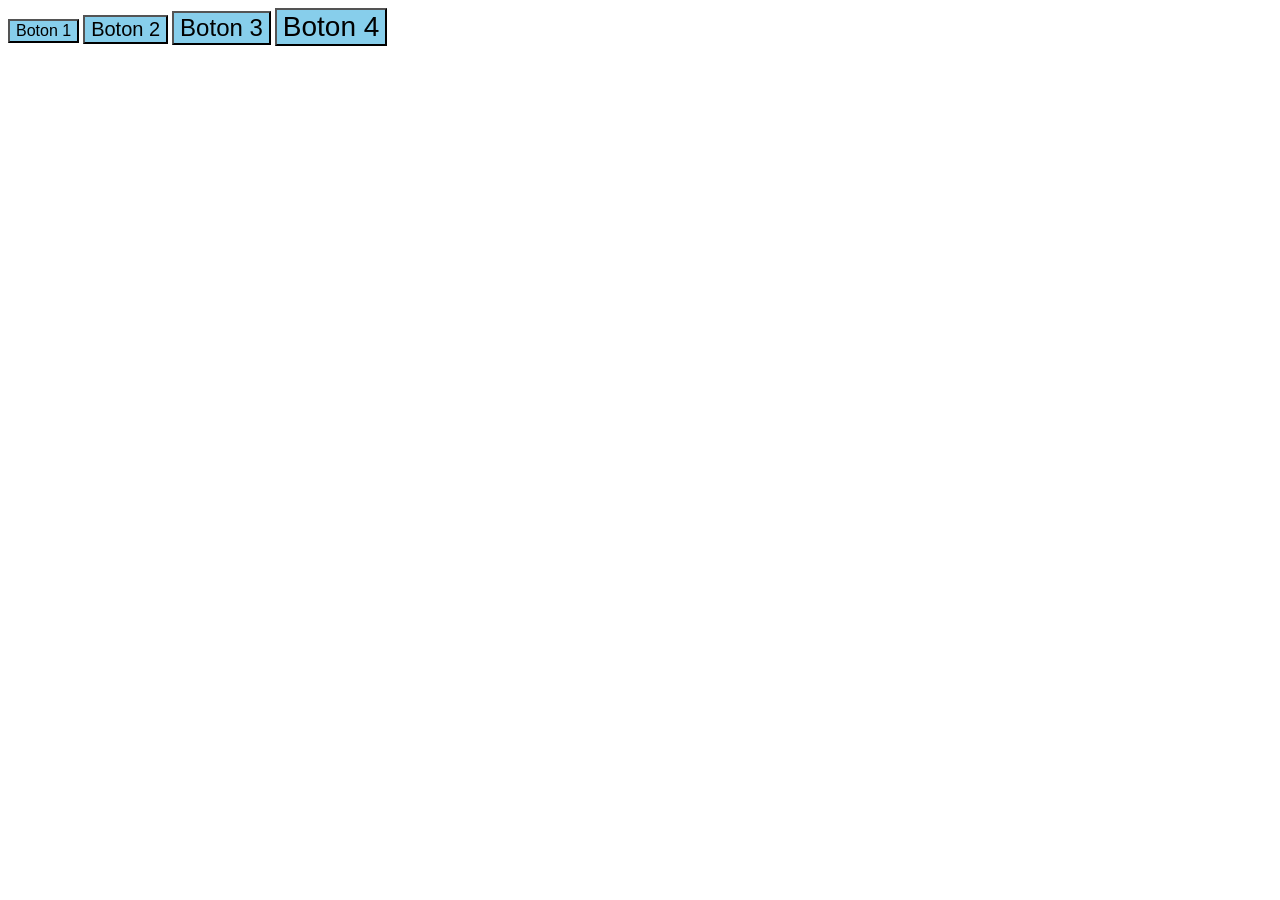
<file: index.html>
<!DOCTYPE html>
<html lang="es">
<head>
    <meta charset="UTF-8">
    <meta name="viewport" content="width=device-width, initial-scale=1.0">
    <title>Document</title>
    <link rel="stylesheet" href="style.css">
</head>
<body>
    <button class="btn-1">Boton 1</button>
    <button class="btn-2">Boton 2</button>
    <button class="btn-3">Boton 3</button>
    <button class="btn-4">Boton 4</button>
    <div class="container">
        
    </div>
</body>
</html>
</file>
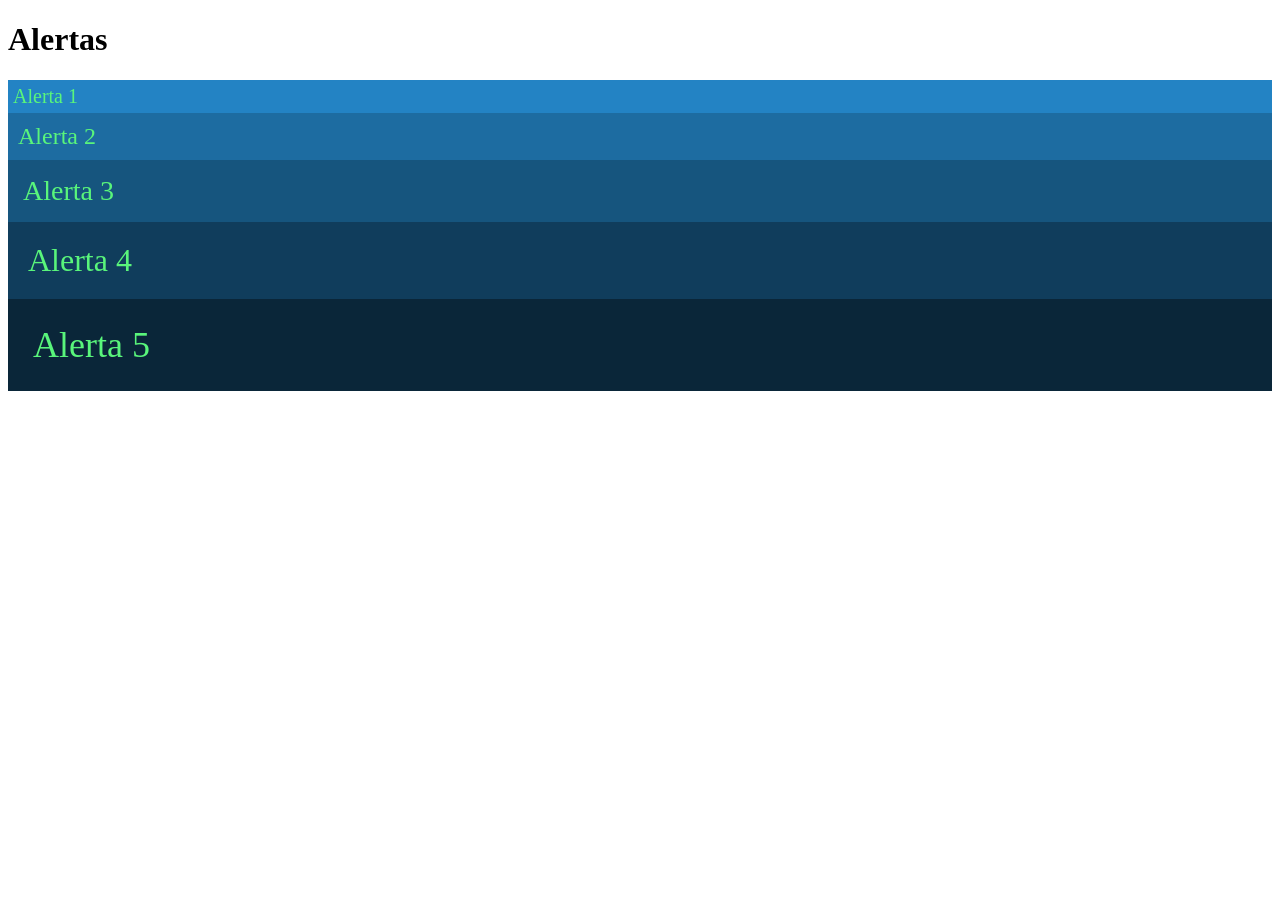
<file: Semana 06/index.html>
<!DOCTYPE html>
<html lang="en">
<head>
    <meta charset="UTF-8">
    <meta name="viewport" content="width=device-width, initial-scale=1.0">
    <title>Document</title>
    <link rel=stylesheet href="CSS/style.css">
</head>
<body>


    <!-- Una marca requiere que su sitio web genere automáticamente 5
niveles de alertas (de menor a mayor intensidad). Cada nivel debe
aumentar su tamaño de fuente y oscurecer su color de fondo de
forma automática, sin escribir clases manuales para cada uno. -->

    <h1 >Alertas</h1>
    <div class="container"> 
        
        <div class="alerta-1">Alerta 1</div>
        <div class="alerta-2">Alerta 2</div>
        <div class="alerta-3">Alerta 3</div>
        <div class="alerta-4">Alerta 4</div>
        <div class="alerta-5">Alerta 5</div>
        
    </div>





    
</body>
</html>
</file>
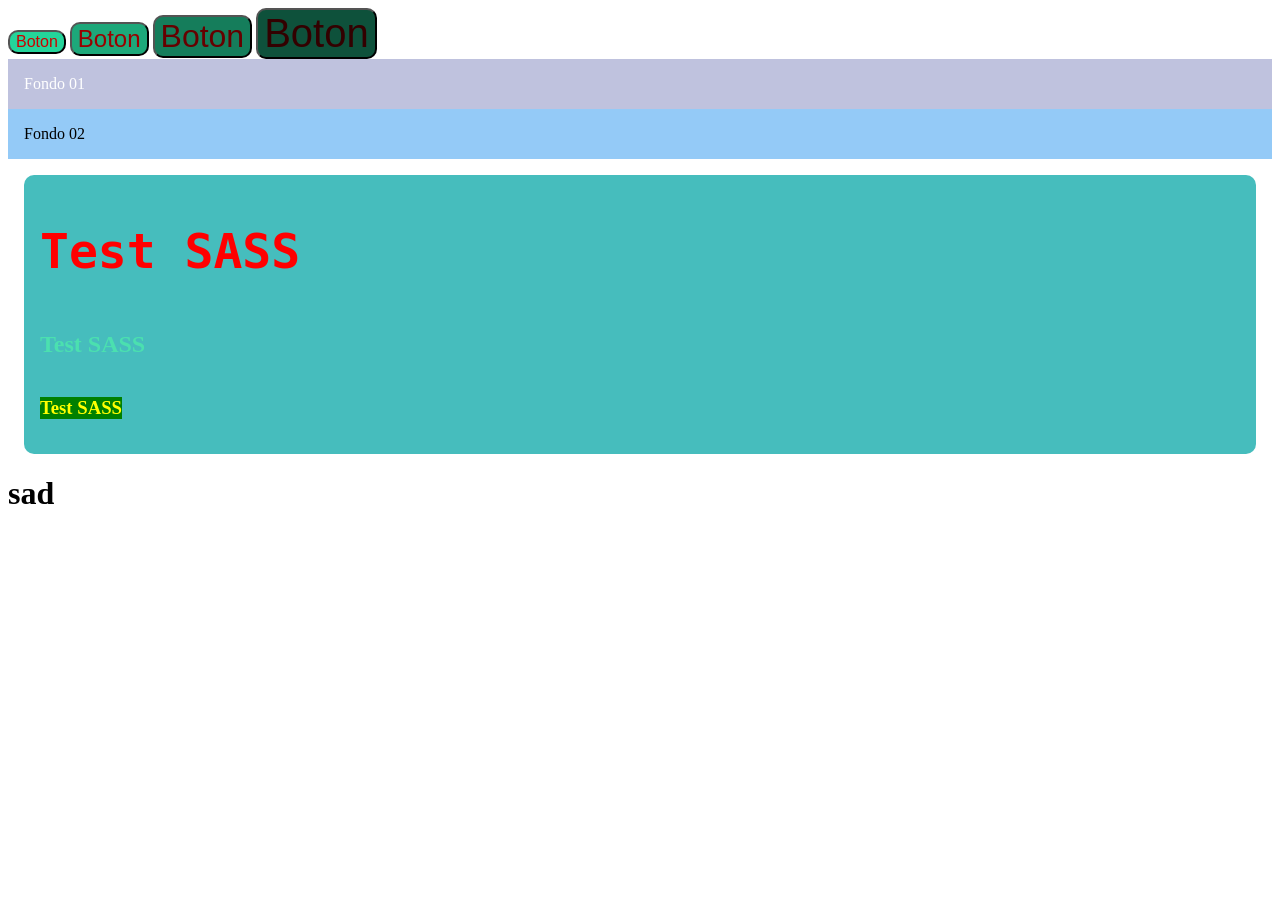
<file: Semana 07/index.html>
<!DOCTYPE html>
<html lang="en">

<head>
    <meta charset="UTF-8">
    <meta name="viewport" content="width=device-width, initial-scale=1.0">
    <title>Document</title>
    <link rel="stylesheet" href="CSS/estilos.css">
</head>

<body>

    <!-- Crear un sistema en Sass que genere automáticamente 4 tipos
de botones con diferentes intensidades de color y tamaños de
fuente, utilizando un bucle @for y una función personalizada
para el cálculo de contraste. -->
    <div class="cont">
        <button>Boton</button>
        <button>Boton</button>
        <button>Boton</button>
        <button>Boton</button>
    </div>



    <div class="color-decide">
        <div>Fondo 01</div>
        <div>Fondo 02</div>
    </div>


    <div class="container">
        <h1>Test SASS</h1>
        <h2>Test SASS</h2>
        <h3>Test SASS</h3>
    </div>

    <h1>sad</h1>




</body>

</html>
</file>
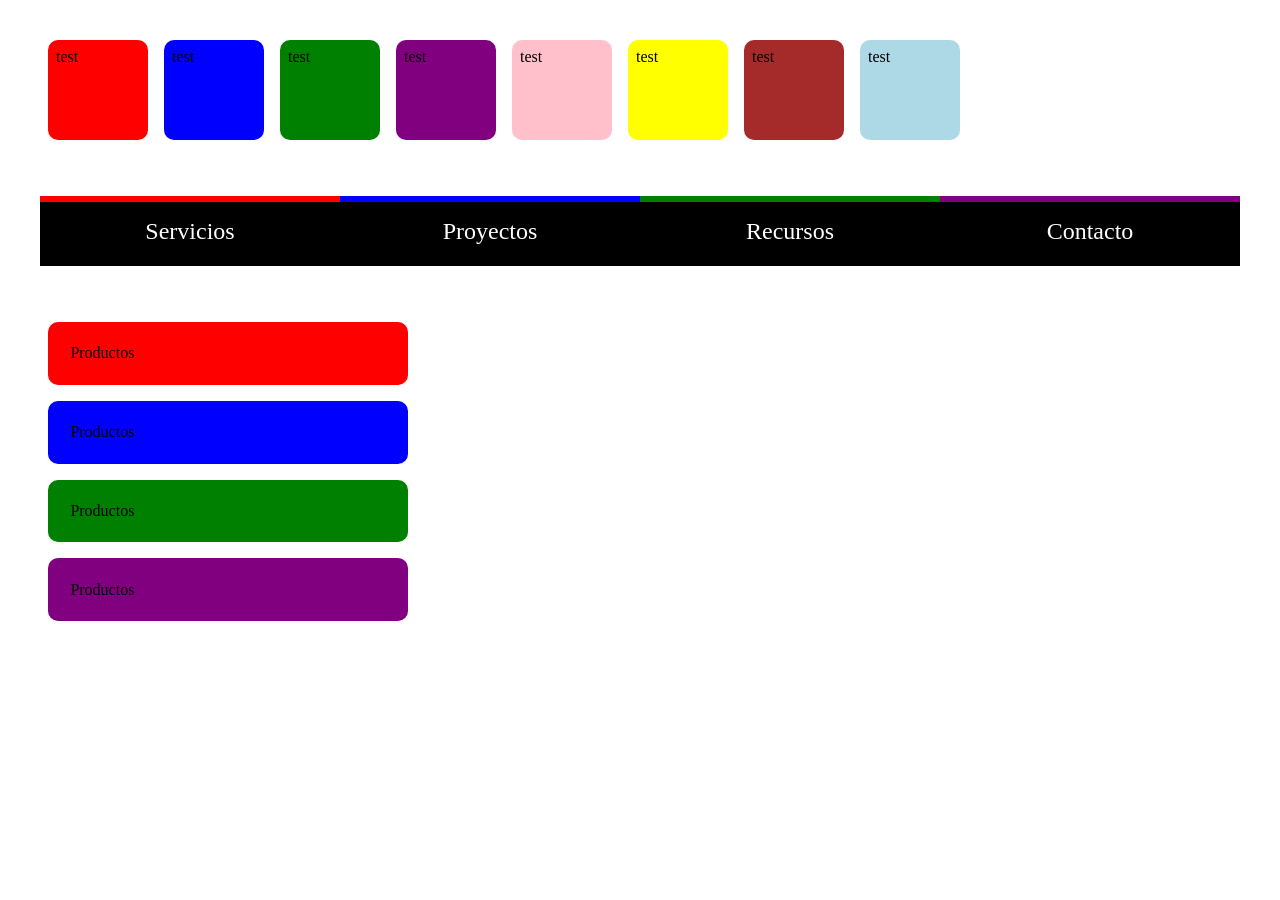
<file: Semana 08/index.html>
<!DOCTYPE html>
<html lang="en">

<head>
    <meta charset="UTF-8">
    <meta name="viewport" content="width=device-width, initial-scale=1.0">
    <title>Document</title>
    <link rel="stylesheet" href="CSS/styles.css">
</head>

<body>
    <div class="container">

        <div class="t"> test</div>
        <div class="t"> test</div>
        <div class="t"> test</div>
        <div class="t"> test</div>
        <div class="t"> test</div>
        <div class="t"> test</div>
        <div class="t"> test</div>
        <div class="t"> test</div>

    </div>

    <div class="container2">

        <navbar>Servicios</navbar>
        <navbar>Proyectos</navbar>
        <navbar>Recursos</navbar>
        <navbar>Contacto</navbar>
    </div>

    <aside class="container3">
        <div>Productos</div>
        <div>Productos</div>
        <div>Productos</div>
        <div>Productos</div>

    </aside>


</body>

</html>
</file>
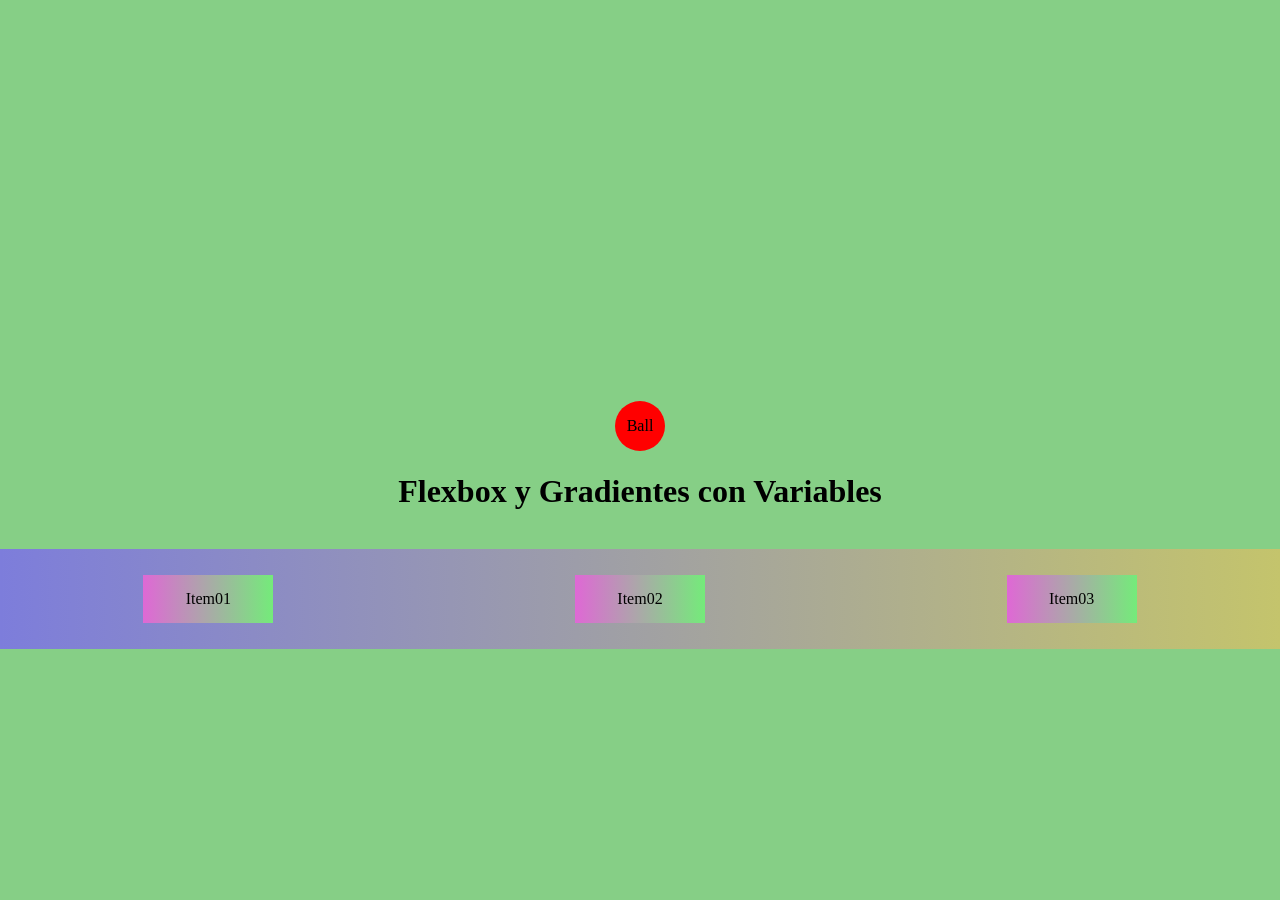
<file: Semana 11/index.html>
<!DOCTYPE html>
<html lang="en">
<head>
    <meta charset="UTF-8">
    <meta name="viewport" content="width=device-width, initial-scale=1.0">
    <title>Document</title>
    <link rel="stylesheet" href="CSS/styles.css">
</head>
<body>

    <section>
        <div class="ball">Ball</div>
    </section>

    <h1>Flexbox y Gradientes con Variables</h1>

    <br>

    <div class="contenedor">
        <card class="item">Item01</card>
        <card class="item">Item02</card>
        <card class="item">Item03</card>
    </div >

    <!-- <div class="bg-"></div> -->
</body>
</html>
</file>
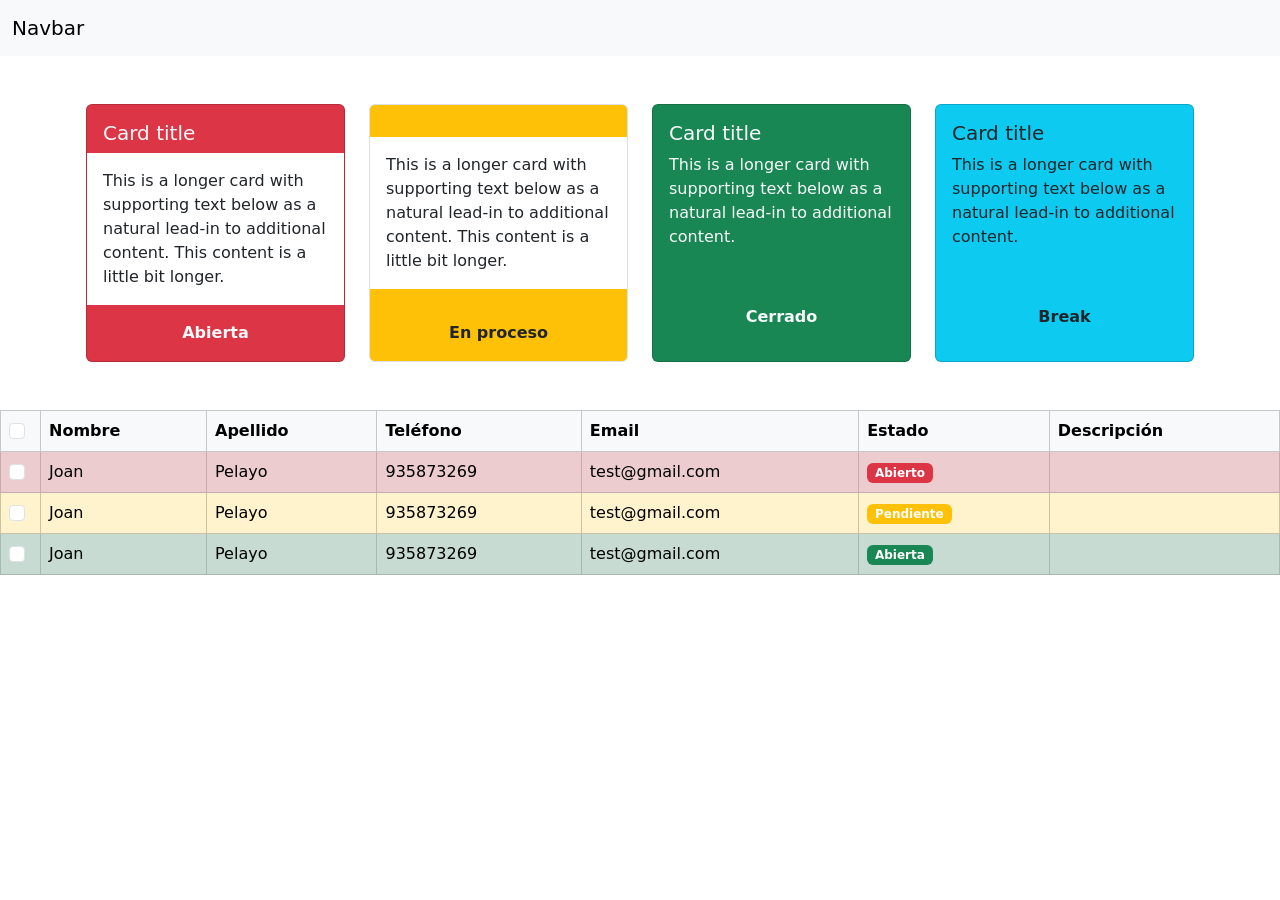
<file: Semana 14/index.html>
<!DOCTYPE html>
<html lang="en">

<head>
    <meta charset="UTF-8">
    <meta name="viewport" content="width=device-width, initial-scale=1.0">
    <title>Document</title>
    <link href="https://cdn.jsdelivr.net/npm/bootstrap@5.3.8/dist/css/bootstrap.min.css" rel="stylesheet"
        integrity="sha384-sRIl4kxILFvY47J16cr9ZwB07vP4J8+LH7qKQnuqkuIAvNWLzeN8tE5YBujZqJLB" crossorigin="anonymous">
</head>

<body>



    <nav class="navbar bg-body-tertiary">
        <div class="container-fluid">
            <a class="navbar-brand">Navbar</a>
        </div>
    </nav>


    <div class="container py-5 px-3">
        <div class="row justify-content-center g-4">
            <div class="col-12 col-sm-6 col-md-4 col-lg-3">
                <div class="card text-light h-100 bg-danger">
                    <div class="card-body d-flex flex-column p-0">
                        <h5 class="card-title pt-3 px-3">Card title</h5>
                        <p class="card-text bg-white text-dark p-3">This is a longer card with supporting text below as a natural lead-in to
                            additional content. This content is a little bit longer.</p>
                        <p class="text-center mt-auto"><strong>Abierta</strong></p>
                    </div>
                </div>
            </div>
            <div class="col-12 col-sm-6 col-md-4 col-lg-3">
                <div class="card h-100 bg-warning border">
                    <div class="card-body d-flex flex-column p-0">
                        <h5 class="card-title pt-3 px-3"></h5>
                        <p class="card-text bg-white p-3 my-2 rounded-0">This is a longer card with supporting
                            text below as a natural lead-in to
                            additional content. This content is a little bit longer.</p>
                        <p class="text-center mt-auto"><strong>En proceso</strong></p>
                    </div>
                </div>
            </div>
            <div class="col-12 col-sm-6 col-md-4 col-lg-3">
                <div class="card h-100 bg-success text-light">
                    <div class="card-body d-flex flex-column">
                        <h5 class="card-title">Card title</h5>
                        <p class="card-text">This is a longer card with supporting text below as a natural lead-in to
                            additional content.</p>
                        <p class="text-center mt-auto"><strong>Cerrado</strong></p>
                    </div>
                </div>
            </div>
            <div class="col-12 col-sm-6 col-md-4 col-lg-3">
                <div class="card h-100 bg-info text-dark">
                    <div class="card-body d-flex flex-column">
                        <h5 class="card-title">Card title</h5>
                        <p class="card-text">This is a longer card with supporting text below as a natural lead-in to
                            additional content.</p>
                        <p class="text-center mt-auto"><strong>Break</strong></p>
                    </div>
                </div>
            </div>
        </div>
    </div>
    <div class="table-responsive-sm">
        <table class="table table-striped table-bordered align-middle">
            <thead class="table-light ">
                <tr>
                    <th style="width: 40px;">
                        <input class="form-check-input" type="checkbox" id="checkAll">
                    </th>
                    <th>Nombre</th>
                    <th>Apellido</th>
                    <th>Teléfono</th>
                    <th>Email</th>
                    <th>Estado</th>
                    <th>Descripción</th>
                </tr>

            </thead>
            <tbody>
                <tr class="table-danger">
                    <td>
                        <input class="form-check-input" type="checkbox" value="">
                    </td>
                    <td>Joan</td>
                    <td>Pelayo</td>
                    <td>935873269</td>
                    <td>test@gmail.com</td>
                    <td>
                        <span class="badge bg-danger">Abierto</span>
                    </td>
                    <td></td>
                </tr>
                <tr class="table-warning">
                    <td>
                        <input class="form-check-input" type="checkbox" value="">
                    </td>
                    <td>Joan</td>
                    <td>Pelayo</td>
                    <td>935873269</td>
                    <td>test@gmail.com</td>
                    <td>
                        <span class="badge bg-warning">Pendiente</span>
                    </td>
                    <td></td>
                </tr>
                <tr class="table-success">
                    <td>
                        <input class="form-check-input" type="checkbox" value="">
                    </td>
                    <td>Joan</td>
                    <td>Pelayo</td>
                    <td>935873269</td>
                    <td>test@gmail.com</td>
                    <td>
                        <span class="badge bg-success">Abierta</span>
                    </td>
                    <td></td>

                </tr>
            </tbody>
        </table>

    </div>





    <script src="https://cdn.jsdelivr.net/npm/bootstrap@5.3.8/dist/js/bootstrap.bundle.min.js"
        integrity="sha384-FKyoEForCGlyvwx9Hj09JcYn3nv7wiPVlz7YYwJrWVcXK/BmnVDxM+D2scQbITxI"
        crossorigin="anonymous"></script>
</body>

</html>
</file>
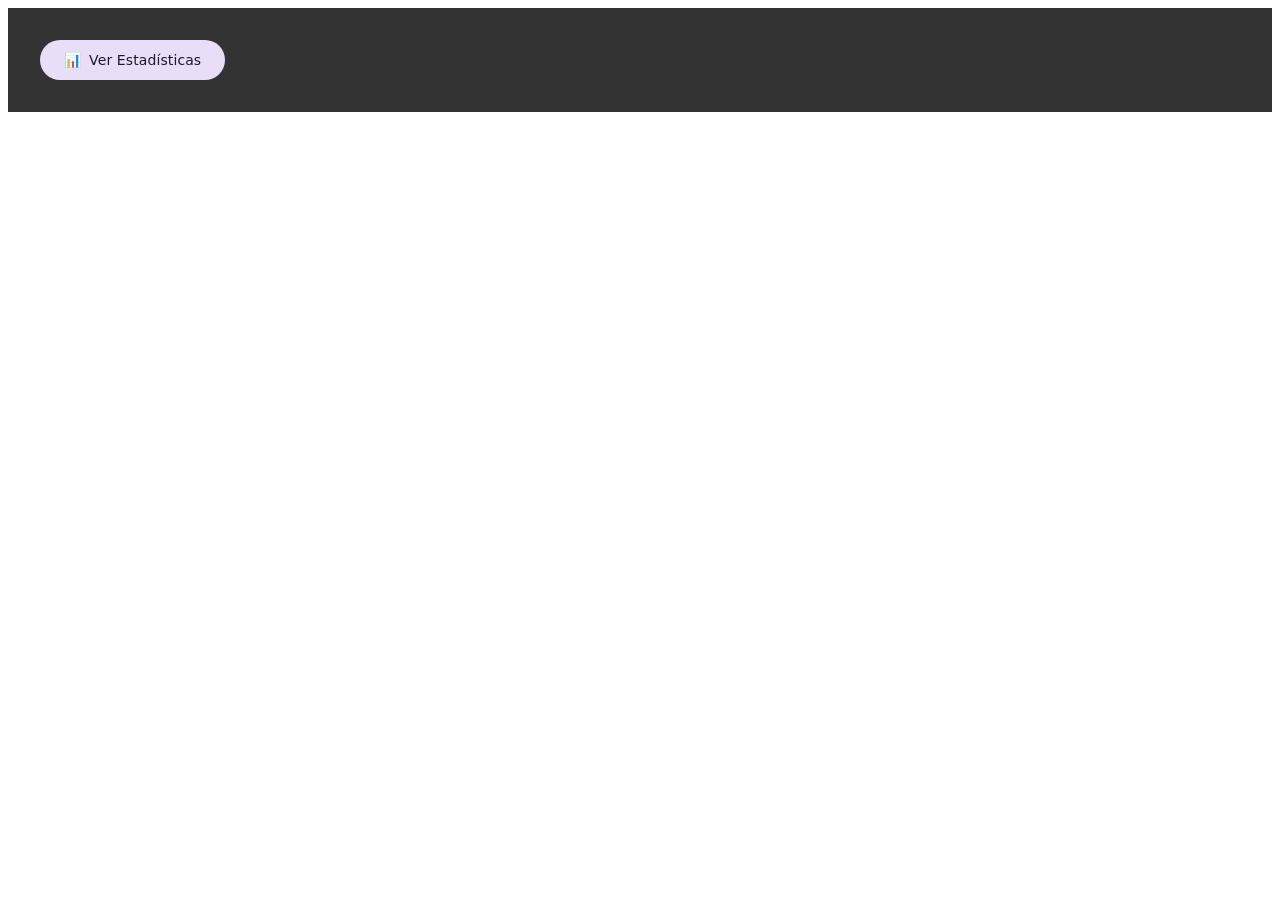
<file: Semana16/index.html>
<!DOCTYPE html>
<html lang="en">

<head>
    <meta charset="UTF-8">
    <meta name="viewport" content="width=device-width, initial-scale=1.0">
    <title>Document</title>
    <link rel="stylesheet" href="CSS/style.css">
</head>

<body>

    <!-- <div class="service-card">
        <h3>Diseño Web</h3>
        <p>Interfaces accesibles y altamente interactivas construidas con las mejores prácticas modernas.</p>
    </div>

    <div class="alert-banner" role="alert" aria-live="assertive" aria-atomic="true">
        <span class="alert-icon" aria-hidden="true">⚠️</span>
        <div class="alert-content">
            <p><strong>Error de sistema:</strong> No se pudo cargar el módulo de servicios. Revisa tu conexión.</p>
        </div>
        <button class="alert-close-btn" aria-label="Cerrar alerta">
            <span aria-hidden="true">&times;</span>
        </button>
    </div> -->











    <div class="cont">
        <button class="btn-tonal">
            <span aria-hidden="true">📊</span>
            <span>Ver Estadísticas</span>
        </button>
    </div>




</body>

</html>
</file>
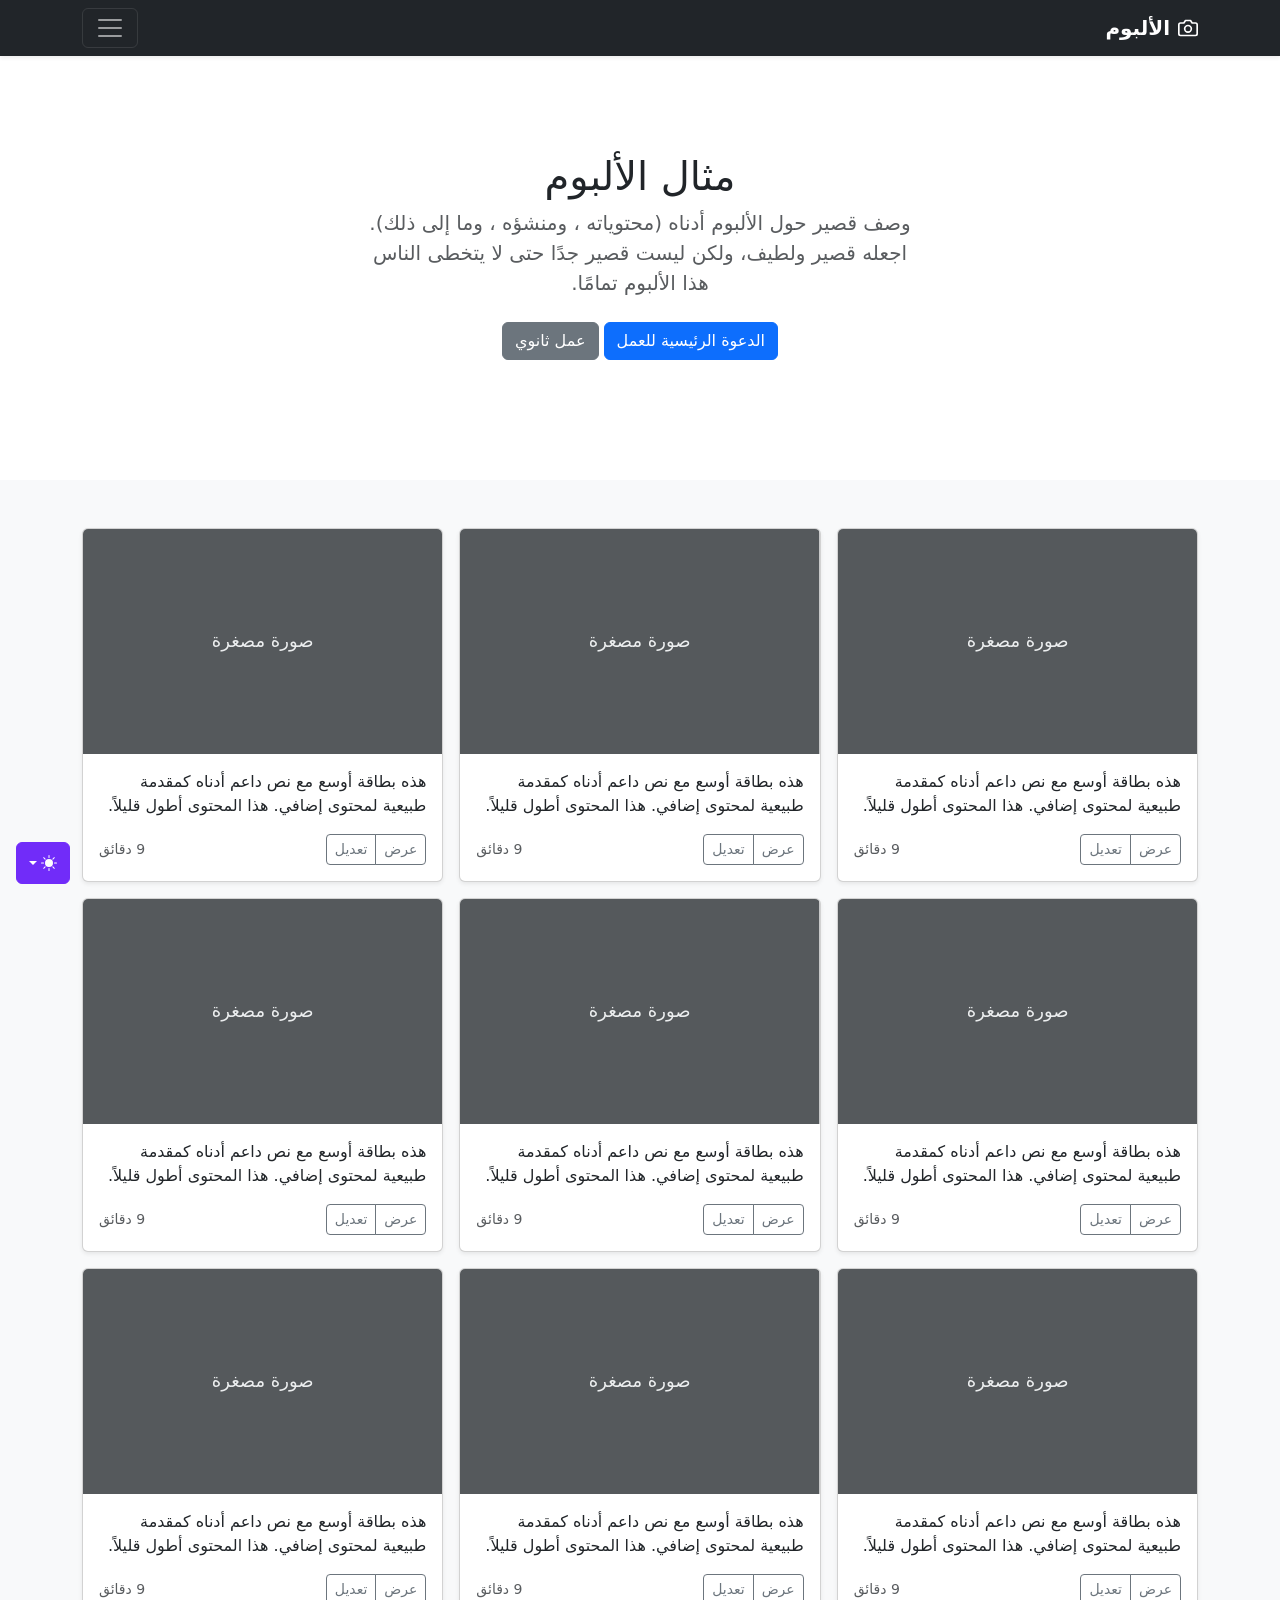
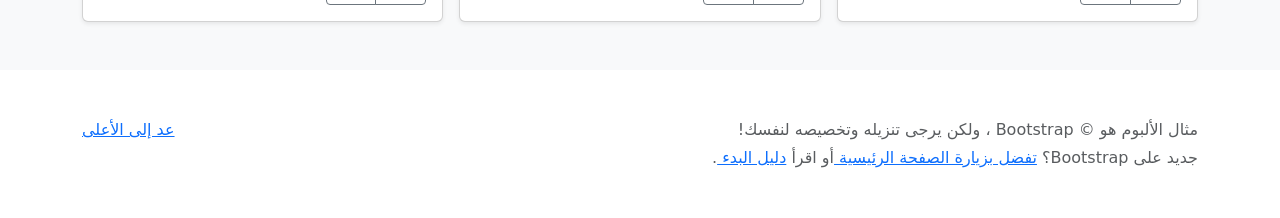
<file: Semana 15/Examples bootstrap/bootstrap-5.3.8-examples/album-rtl/index.html>
<!doctype html>
<html lang="ar" dir="rtl" data-bs-theme="auto">
  <head>
    <meta charset="utf-8" />
    <meta name="viewport" content="width=device-width, initial-scale=1" />
    <meta name="description" content="" />
    <meta
      name="author"
      content="Mark Otto, Jacob Thornton, and Bootstrap contributors"
    />
    <meta name="generator" content="Astro v5.13.2" />
    <title>مثال الألبوم · Bootstrap v5.3</title>
    <link
      rel="canonical"
      href="https://getbootstrap.com/docs/5.3/examples/album-rtl/"
    />
    <script src="../assets/js/color-modes.js"></script>
    <link href="../assets/dist/css/bootstrap.rtl.min.css" rel="stylesheet" />
    <meta name="theme-color" content="#712cf9" />
    <style>
      .bd-placeholder-img {
        font-size: 1.125rem;
        text-anchor: middle;
        -webkit-user-select: none;
        -moz-user-select: none;
        user-select: none;
      }
      @media (min-width: 768px) {
        .bd-placeholder-img-lg {
          font-size: 3.5rem;
        }
      }
      .b-example-divider {
        width: 100%;
        height: 3rem;
        background-color: #0000001a;
        border: solid rgba(0, 0, 0, 0.15);
        border-width: 1px 0;
        box-shadow:
          inset 0 0.5em 1.5em #0000001a,
          inset 0 0.125em 0.5em #00000026;
      }
      .b-example-vr {
        flex-shrink: 0;
        width: 1.5rem;
        height: 100vh;
      }
      .bi {
        vertical-align: -0.125em;
        fill: currentColor;
      }
      .nav-scroller {
        position: relative;
        z-index: 2;
        height: 2.75rem;
        overflow-y: hidden;
      }
      .nav-scroller .nav {
        display: flex;
        flex-wrap: nowrap;
        padding-bottom: 1rem;
        margin-top: -1px;
        overflow-x: auto;
        text-align: center;
        white-space: nowrap;
        -webkit-overflow-scrolling: touch;
      }
      .btn-bd-primary {
        --bd-violet-bg: #712cf9;
        --bd-violet-rgb: 112.520718, 44.062154, 249.437846;
        --bs-btn-font-weight: 600;
        --bs-btn-color: var(--bs-white);
        --bs-btn-bg: var(--bd-violet-bg);
        --bs-btn-border-color: var(--bd-violet-bg);
        --bs-btn-hover-color: var(--bs-white);
        --bs-btn-hover-bg: #6528e0;
        --bs-btn-hover-border-color: #6528e0;
        --bs-btn-focus-shadow-rgb: var(--bd-violet-rgb);
        --bs-btn-active-color: var(--bs-btn-hover-color);
        --bs-btn-active-bg: #5a23c8;
        --bs-btn-active-border-color: #5a23c8;
      }
      .bd-mode-toggle {
        z-index: 1500;
      }
      .bd-mode-toggle .bi {
        width: 1em;
        height: 1em;
      }
      .bd-mode-toggle .dropdown-menu .active .bi {
        display: block !important;
      }
    </style>
  </head>
  <body>
    <svg xmlns="http://www.w3.org/2000/svg" class="d-none">
      <symbol id="check2" viewBox="0 0 16 16">
        <path
          d="M13.854 3.646a.5.5 0 0 1 0 .708l-7 7a.5.5 0 0 1-.708 0l-3.5-3.5a.5.5 0 1 1 .708-.708L6.5 10.293l6.646-6.647a.5.5 0 0 1 .708 0z"
        ></path>
      </symbol>
      <symbol id="circle-half" viewBox="0 0 16 16">
        <path
          d="M8 15A7 7 0 1 0 8 1v14zm0 1A8 8 0 1 1 8 0a8 8 0 0 1 0 16z"
        ></path>
      </symbol>
      <symbol id="moon-stars-fill" viewBox="0 0 16 16">
        <path
          d="M6 .278a.768.768 0 0 1 .08.858 7.208 7.208 0 0 0-.878 3.46c0 4.021 3.278 7.277 7.318 7.277.527 0 1.04-.055 1.533-.16a.787.787 0 0 1 .81.316.733.733 0 0 1-.031.893A8.349 8.349 0 0 1 8.344 16C3.734 16 0 12.286 0 7.71 0 4.266 2.114 1.312 5.124.06A.752.752 0 0 1 6 .278z"
        ></path>
        <path
          d="M10.794 3.148a.217.217 0 0 1 .412 0l.387 1.162c.173.518.579.924 1.097 1.097l1.162.387a.217.217 0 0 1 0 .412l-1.162.387a1.734 1.734 0 0 0-1.097 1.097l-.387 1.162a.217.217 0 0 1-.412 0l-.387-1.162A1.734 1.734 0 0 0 9.31 6.593l-1.162-.387a.217.217 0 0 1 0-.412l1.162-.387a1.734 1.734 0 0 0 1.097-1.097l.387-1.162zM13.863.099a.145.145 0 0 1 .274 0l.258.774c.115.346.386.617.732.732l.774.258a.145.145 0 0 1 0 .274l-.774.258a1.156 1.156 0 0 0-.732.732l-.258.774a.145.145 0 0 1-.274 0l-.258-.774a1.156 1.156 0 0 0-.732-.732l-.774-.258a.145.145 0 0 1 0-.274l.774-.258c.346-.115.617-.386.732-.732L13.863.1z"
        ></path>
      </symbol>
      <symbol id="sun-fill" viewBox="0 0 16 16">
        <path
          d="M8 12a4 4 0 1 0 0-8 4 4 0 0 0 0 8zM8 0a.5.5 0 0 1 .5.5v2a.5.5 0 0 1-1 0v-2A.5.5 0 0 1 8 0zm0 13a.5.5 0 0 1 .5.5v2a.5.5 0 0 1-1 0v-2A.5.5 0 0 1 8 13zm8-5a.5.5 0 0 1-.5.5h-2a.5.5 0 0 1 0-1h2a.5.5 0 0 1 .5.5zM3 8a.5.5 0 0 1-.5.5h-2a.5.5 0 0 1 0-1h2A.5.5 0 0 1 3 8zm10.657-5.657a.5.5 0 0 1 0 .707l-1.414 1.415a.5.5 0 1 1-.707-.708l1.414-1.414a.5.5 0 0 1 .707 0zm-9.193 9.193a.5.5 0 0 1 0 .707L3.05 13.657a.5.5 0 0 1-.707-.707l1.414-1.414a.5.5 0 0 1 .707 0zm9.193 2.121a.5.5 0 0 1-.707 0l-1.414-1.414a.5.5 0 0 1 .707-.707l1.414 1.414a.5.5 0 0 1 0 .707zM4.464 4.465a.5.5 0 0 1-.707 0L2.343 3.05a.5.5 0 1 1 .707-.707l1.414 1.414a.5.5 0 0 1 0 .708z"
        ></path>
      </symbol>
    </svg>
    <div
      class="dropdown position-fixed bottom-0 end-0 mb-3 me-3 bd-mode-toggle"
    >
      <button
        class="btn btn-bd-primary py-2 dropdown-toggle d-flex align-items-center"
        id="bd-theme"
        type="button"
        aria-expanded="false"
        data-bs-toggle="dropdown"
        aria-label="Toggle theme (auto)"
      >
        <svg class="bi my-1 theme-icon-active" aria-hidden="true">
          <use href="#circle-half"></use>
        </svg>
        <span class="visually-hidden" id="bd-theme-text">Toggle theme</span>
      </button>
      <ul
        class="dropdown-menu dropdown-menu-end shadow"
        aria-labelledby="bd-theme-text"
      >
        <li>
          <button
            type="button"
            class="dropdown-item d-flex align-items-center"
            data-bs-theme-value="light"
            aria-pressed="false"
          >
            <svg class="bi me-2 opacity-50" aria-hidden="true">
              <use href="#sun-fill"></use>
            </svg>
            Light
            <svg class="bi ms-auto d-none" aria-hidden="true">
              <use href="#check2"></use>
            </svg>
          </button>
        </li>
        <li>
          <button
            type="button"
            class="dropdown-item d-flex align-items-center"
            data-bs-theme-value="dark"
            aria-pressed="false"
          >
            <svg class="bi me-2 opacity-50" aria-hidden="true">
              <use href="#moon-stars-fill"></use>
            </svg>
            Dark
            <svg class="bi ms-auto d-none" aria-hidden="true">
              <use href="#check2"></use>
            </svg>
          </button>
        </li>
        <li>
          <button
            type="button"
            class="dropdown-item d-flex align-items-center active"
            data-bs-theme-value="auto"
            aria-pressed="true"
          >
            <svg class="bi me-2 opacity-50" aria-hidden="true">
              <use href="#circle-half"></use>
            </svg>
            Auto
            <svg class="bi ms-auto d-none" aria-hidden="true">
              <use href="#check2"></use>
            </svg>
          </button>
        </li>
      </ul>
    </div>
    <header data-bs-theme="dark">
      <div class="collapse text-bg-dark" id="navbarHeader">
        <div class="container">
          <div class="row">
            <div class="col-sm-8 col-md-7 py-4">
              <h4>حول</h4>
              <p class="text-body-secondary">
                أضف بعض المعلومات حول الألبوم، المؤلف، أو أي سياق خلفية آخر.
                اجعلها بضع جمل حتى يتمكن الزوار من التقاط بعض التلميحات المفيدة.
                ثم اربطها ببعض مواقع التواصل الاجتماعي أو معلومات الاتصال.
              </p>
            </div>
            <div class="col-sm-4 offset-md-1 py-4">
              <h4>تواصل معي</h4>
              <ul class="list-unstyled">
                <li><a href="#" class="text-white">تابعني على تويتر</a></li>
                <li>
                  <a href="#" class="text-white">شاركني الإعجاب في فيسبوك</a>
                </li>
                <li>
                  <a href="#" class="text-white"
                    >راسلني على البريد الإلكتروني</a
                  >
                </li>
              </ul>
            </div>
          </div>
        </div>
      </div>
      <div class="navbar navbar-dark bg-dark shadow-sm">
        <div class="container">
          <a href="#" class="navbar-brand d-flex align-items-center">
            <svg
              xmlns="http://www.w3.org/2000/svg"
              width="20"
              height="20"
              fill="none"
              stroke="currentColor"
              stroke-linecap="round"
              stroke-linejoin="round"
              stroke-width="2"
              aria-hidden="true"
              class="me-2"
              viewBox="0 0 24 24"
            >
              <path
                d="M23 19a2 2 0 0 1-2 2H3a2 2 0 0 1-2-2V8a2 2 0 0 1 2-2h4l2-3h6l2 3h4a2 2 0 0 1 2 2z"
              ></path>
              <circle cx="12" cy="13" r="4"></circle>
            </svg>
            <strong>الألبوم</strong>
          </a>
          <button
            class="navbar-toggler"
            type="button"
            data-bs-toggle="collapse"
            data-bs-target="#navbarHeader"
            aria-controls="navbarHeader"
            aria-expanded="false"
            aria-label="تبديل التنقل"
          >
            <span class="navbar-toggler-icon"></span>
          </button>
        </div>
      </div>
    </header>
    <main>
      <section class="py-5 text-center container">
        <div class="row py-lg-5">
          <div class="col-lg-6 col-md-8 mx-auto">
            <h1 class="fw-light">مثال الألبوم</h1>
            <p class="lead text-body-secondary">
              وصف قصير حول الألبوم أدناه (محتوياته ، ومنشؤه ، وما إلى ذلك).
              اجعله قصير ولطيف، ولكن ليست قصير جدًا حتى لا يتخطى الناس هذا
              الألبوم تمامًا.
            </p>
            <p>
              <a href="#" class="btn btn-primary my-2">الدعوة الرئيسية للعمل</a>
              <a href="#" class="btn btn-secondary my-2">عمل ثانوي</a>
            </p>
          </div>
        </div>
      </section>
      <div class="album py-5 bg-body-tertiary">
        <div class="container">
          <div class="row row-cols-1 row-cols-sm-2 row-cols-md-3 g-3">
            <div class="col">
              <div class="card shadow-sm">
                <svg
                  aria-label="Placeholder: صورة مصغرة"
                  class="bd-placeholder-img card-img-top"
                  height="225"
                  preserveAspectRatio="xMidYMid slice"
                  role="img"
                  width="100%"
                  xmlns="http://www.w3.org/2000/svg"
                >
                  <title>Placeholder</title>
                  <rect width="100%" height="100%" fill="#55595c"></rect>
                  <text x="50%" y="50%" fill="#eceeef" dy=".3em">
                    صورة مصغرة
                  </text>
                </svg>
                <div class="card-body">
                  <p class="card-text">
                    هذه بطاقة أوسع مع نص داعم أدناه كمقدمة طبيعية لمحتوى إضافي.
                    هذا المحتوى أطول قليلاً.
                  </p>
                  <div
                    class="d-flex justify-content-between align-items-center"
                  >
                    <div class="btn-group">
                      <button
                        type="button"
                        class="btn btn-sm btn-outline-secondary"
                      >
                        عرض
                      </button>
                      <button
                        type="button"
                        class="btn btn-sm btn-outline-secondary"
                      >
                        تعديل
                      </button>
                    </div>
                    <small class="text-body-secondary">9 دقائق</small>
                  </div>
                </div>
              </div>
            </div>
            <div class="col">
              <div class="card shadow-sm">
                <svg
                  aria-label="Placeholder: صورة مصغرة"
                  class="bd-placeholder-img card-img-top"
                  height="225"
                  preserveAspectRatio="xMidYMid slice"
                  role="img"
                  width="100%"
                  xmlns="http://www.w3.org/2000/svg"
                >
                  <title>Placeholder</title>
                  <rect width="100%" height="100%" fill="#55595c"></rect>
                  <text x="50%" y="50%" fill="#eceeef" dy=".3em">
                    صورة مصغرة
                  </text>
                </svg>
                <div class="card-body">
                  <p class="card-text">
                    هذه بطاقة أوسع مع نص داعم أدناه كمقدمة طبيعية لمحتوى إضافي.
                    هذا المحتوى أطول قليلاً.
                  </p>
                  <div
                    class="d-flex justify-content-between align-items-center"
                  >
                    <div class="btn-group">
                      <button
                        type="button"
                        class="btn btn-sm btn-outline-secondary"
                      >
                        عرض
                      </button>
                      <button
                        type="button"
                        class="btn btn-sm btn-outline-secondary"
                      >
                        تعديل
                      </button>
                    </div>
                    <small class="text-body-secondary">9 دقائق</small>
                  </div>
                </div>
              </div>
            </div>
            <div class="col">
              <div class="card shadow-sm">
                <svg
                  aria-label="Placeholder: صورة مصغرة"
                  class="bd-placeholder-img card-img-top"
                  height="225"
                  preserveAspectRatio="xMidYMid slice"
                  role="img"
                  width="100%"
                  xmlns="http://www.w3.org/2000/svg"
                >
                  <title>Placeholder</title>
                  <rect width="100%" height="100%" fill="#55595c"></rect>
                  <text x="50%" y="50%" fill="#eceeef" dy=".3em">
                    صورة مصغرة
                  </text>
                </svg>
                <div class="card-body">
                  <p class="card-text">
                    هذه بطاقة أوسع مع نص داعم أدناه كمقدمة طبيعية لمحتوى إضافي.
                    هذا المحتوى أطول قليلاً.
                  </p>
                  <div
                    class="d-flex justify-content-between align-items-center"
                  >
                    <div class="btn-group">
                      <button
                        type="button"
                        class="btn btn-sm btn-outline-secondary"
                      >
                        عرض
                      </button>
                      <button
                        type="button"
                        class="btn btn-sm btn-outline-secondary"
                      >
                        تعديل
                      </button>
                    </div>
                    <small class="text-body-secondary">9 دقائق</small>
                  </div>
                </div>
              </div>
            </div>
            <div class="col">
              <div class="card shadow-sm">
                <svg
                  aria-label="Placeholder: صورة مصغرة"
                  class="bd-placeholder-img card-img-top"
                  height="225"
                  preserveAspectRatio="xMidYMid slice"
                  role="img"
                  width="100%"
                  xmlns="http://www.w3.org/2000/svg"
                >
                  <title>Placeholder</title>
                  <rect width="100%" height="100%" fill="#55595c"></rect>
                  <text x="50%" y="50%" fill="#eceeef" dy=".3em">
                    صورة مصغرة
                  </text>
                </svg>
                <div class="card-body">
                  <p class="card-text">
                    هذه بطاقة أوسع مع نص داعم أدناه كمقدمة طبيعية لمحتوى إضافي.
                    هذا المحتوى أطول قليلاً.
                  </p>
                  <div
                    class="d-flex justify-content-between align-items-center"
                  >
                    <div class="btn-group">
                      <button
                        type="button"
                        class="btn btn-sm btn-outline-secondary"
                      >
                        عرض
                      </button>
                      <button
                        type="button"
                        class="btn btn-sm btn-outline-secondary"
                      >
                        تعديل
                      </button>
                    </div>
                    <small class="text-body-secondary">9 دقائق</small>
                  </div>
                </div>
              </div>
            </div>
            <div class="col">
              <div class="card shadow-sm">
                <svg
                  aria-label="Placeholder: صورة مصغرة"
                  class="bd-placeholder-img card-img-top"
                  height="225"
                  preserveAspectRatio="xMidYMid slice"
                  role="img"
                  width="100%"
                  xmlns="http://www.w3.org/2000/svg"
                >
                  <title>Placeholder</title>
                  <rect width="100%" height="100%" fill="#55595c"></rect>
                  <text x="50%" y="50%" fill="#eceeef" dy=".3em">
                    صورة مصغرة
                  </text>
                </svg>
                <div class="card-body">
                  <p class="card-text">
                    هذه بطاقة أوسع مع نص داعم أدناه كمقدمة طبيعية لمحتوى إضافي.
                    هذا المحتوى أطول قليلاً.
                  </p>
                  <div
                    class="d-flex justify-content-between align-items-center"
                  >
                    <div class="btn-group">
                      <button
                        type="button"
                        class="btn btn-sm btn-outline-secondary"
                      >
                        عرض
                      </button>
                      <button
                        type="button"
                        class="btn btn-sm btn-outline-secondary"
                      >
                        تعديل
                      </button>
                    </div>
                    <small class="text-body-secondary">9 دقائق</small>
                  </div>
                </div>
              </div>
            </div>
            <div class="col">
              <div class="card shadow-sm">
                <svg
                  aria-label="Placeholder: صورة مصغرة"
                  class="bd-placeholder-img card-img-top"
                  height="225"
                  preserveAspectRatio="xMidYMid slice"
                  role="img"
                  width="100%"
                  xmlns="http://www.w3.org/2000/svg"
                >
                  <title>Placeholder</title>
                  <rect width="100%" height="100%" fill="#55595c"></rect>
                  <text x="50%" y="50%" fill="#eceeef" dy=".3em">
                    صورة مصغرة
                  </text>
                </svg>
                <div class="card-body">
                  <p class="card-text">
                    هذه بطاقة أوسع مع نص داعم أدناه كمقدمة طبيعية لمحتوى إضافي.
                    هذا المحتوى أطول قليلاً.
                  </p>
                  <div
                    class="d-flex justify-content-between align-items-center"
                  >
                    <div class="btn-group">
                      <button
                        type="button"
                        class="btn btn-sm btn-outline-secondary"
                      >
                        عرض
                      </button>
                      <button
                        type="button"
                        class="btn btn-sm btn-outline-secondary"
                      >
                        تعديل
                      </button>
                    </div>
                    <small class="text-body-secondary">9 دقائق</small>
                  </div>
                </div>
              </div>
            </div>
            <div class="col">
              <div class="card shadow-sm">
                <svg
                  aria-label="Placeholder: صورة مصغرة"
                  class="bd-placeholder-img card-img-top"
                  height="225"
                  preserveAspectRatio="xMidYMid slice"
                  role="img"
                  width="100%"
                  xmlns="http://www.w3.org/2000/svg"
                >
                  <title>Placeholder</title>
                  <rect width="100%" height="100%" fill="#55595c"></rect>
                  <text x="50%" y="50%" fill="#eceeef" dy=".3em">
                    صورة مصغرة
                  </text>
                </svg>
                <div class="card-body">
                  <p class="card-text">
                    هذه بطاقة أوسع مع نص داعم أدناه كمقدمة طبيعية لمحتوى إضافي.
                    هذا المحتوى أطول قليلاً.
                  </p>
                  <div
                    class="d-flex justify-content-between align-items-center"
                  >
                    <div class="btn-group">
                      <button
                        type="button"
                        class="btn btn-sm btn-outline-secondary"
                      >
                        عرض
                      </button>
                      <button
                        type="button"
                        class="btn btn-sm btn-outline-secondary"
                      >
                        تعديل
                      </button>
                    </div>
                    <small class="text-body-secondary">9 دقائق</small>
                  </div>
                </div>
              </div>
            </div>
            <div class="col">
              <div class="card shadow-sm">
                <svg
                  aria-label="Placeholder: صورة مصغرة"
                  class="bd-placeholder-img card-img-top"
                  height="225"
                  preserveAspectRatio="xMidYMid slice"
                  role="img"
                  width="100%"
                  xmlns="http://www.w3.org/2000/svg"
                >
                  <title>Placeholder</title>
                  <rect width="100%" height="100%" fill="#55595c"></rect>
                  <text x="50%" y="50%" fill="#eceeef" dy=".3em">
                    صورة مصغرة
                  </text>
                </svg>
                <div class="card-body">
                  <p class="card-text">
                    هذه بطاقة أوسع مع نص داعم أدناه كمقدمة طبيعية لمحتوى إضافي.
                    هذا المحتوى أطول قليلاً.
                  </p>
                  <div
                    class="d-flex justify-content-between align-items-center"
                  >
                    <div class="btn-group">
                      <button
                        type="button"
                        class="btn btn-sm btn-outline-secondary"
                      >
                        عرض
                      </button>
                      <button
                        type="button"
                        class="btn btn-sm btn-outline-secondary"
                      >
                        تعديل
                      </button>
                    </div>
                    <small class="text-body-secondary">9 دقائق</small>
                  </div>
                </div>
              </div>
            </div>
            <div class="col">
              <div class="card shadow-sm">
                <svg
                  aria-label="Placeholder: صورة مصغرة"
                  class="bd-placeholder-img card-img-top"
                  height="225"
                  preserveAspectRatio="xMidYMid slice"
                  role="img"
                  width="100%"
                  xmlns="http://www.w3.org/2000/svg"
                >
                  <title>Placeholder</title>
                  <rect width="100%" height="100%" fill="#55595c"></rect>
                  <text x="50%" y="50%" fill="#eceeef" dy=".3em">
                    صورة مصغرة
                  </text>
                </svg>
                <div class="card-body">
                  <p class="card-text">
                    هذه بطاقة أوسع مع نص داعم أدناه كمقدمة طبيعية لمحتوى إضافي.
                    هذا المحتوى أطول قليلاً.
                  </p>
                  <div
                    class="d-flex justify-content-between align-items-center"
                  >
                    <div class="btn-group">
                      <button
                        type="button"
                        class="btn btn-sm btn-outline-secondary"
                      >
                        عرض
                      </button>
                      <button
                        type="button"
                        class="btn btn-sm btn-outline-secondary"
                      >
                        تعديل
                      </button>
                    </div>
                    <small class="text-body-secondary">9 دقائق</small>
                  </div>
                </div>
              </div>
            </div>
          </div>
        </div>
      </div>
    </main>
    <footer class="text-body-secondary py-5">
      <div class="container">
        <p class="float-end mb-1"><a href="#">عد إلى الأعلى</a></p>
        <p class="mb-1">
          مثال الألبوم هو © Bootstrap ، ولكن يرجى تنزيله وتخصيصه لنفسك!
        </p>
        <p class="mb-0">
          جديد على Bootstrap؟ <a href="/"> تفضل بزيارة الصفحة الرئيسية </a> أو
          اقرأ <a href="../getting-started/introduction"> دليل البدء </a>.
        </p>
      </div>
    </footer>
    <script
      src="../assets/dist/js/bootstrap.bundle.min.js"
      class="astro-vvvwv3sm"
    ></script>
  </body>
</html>
</file>
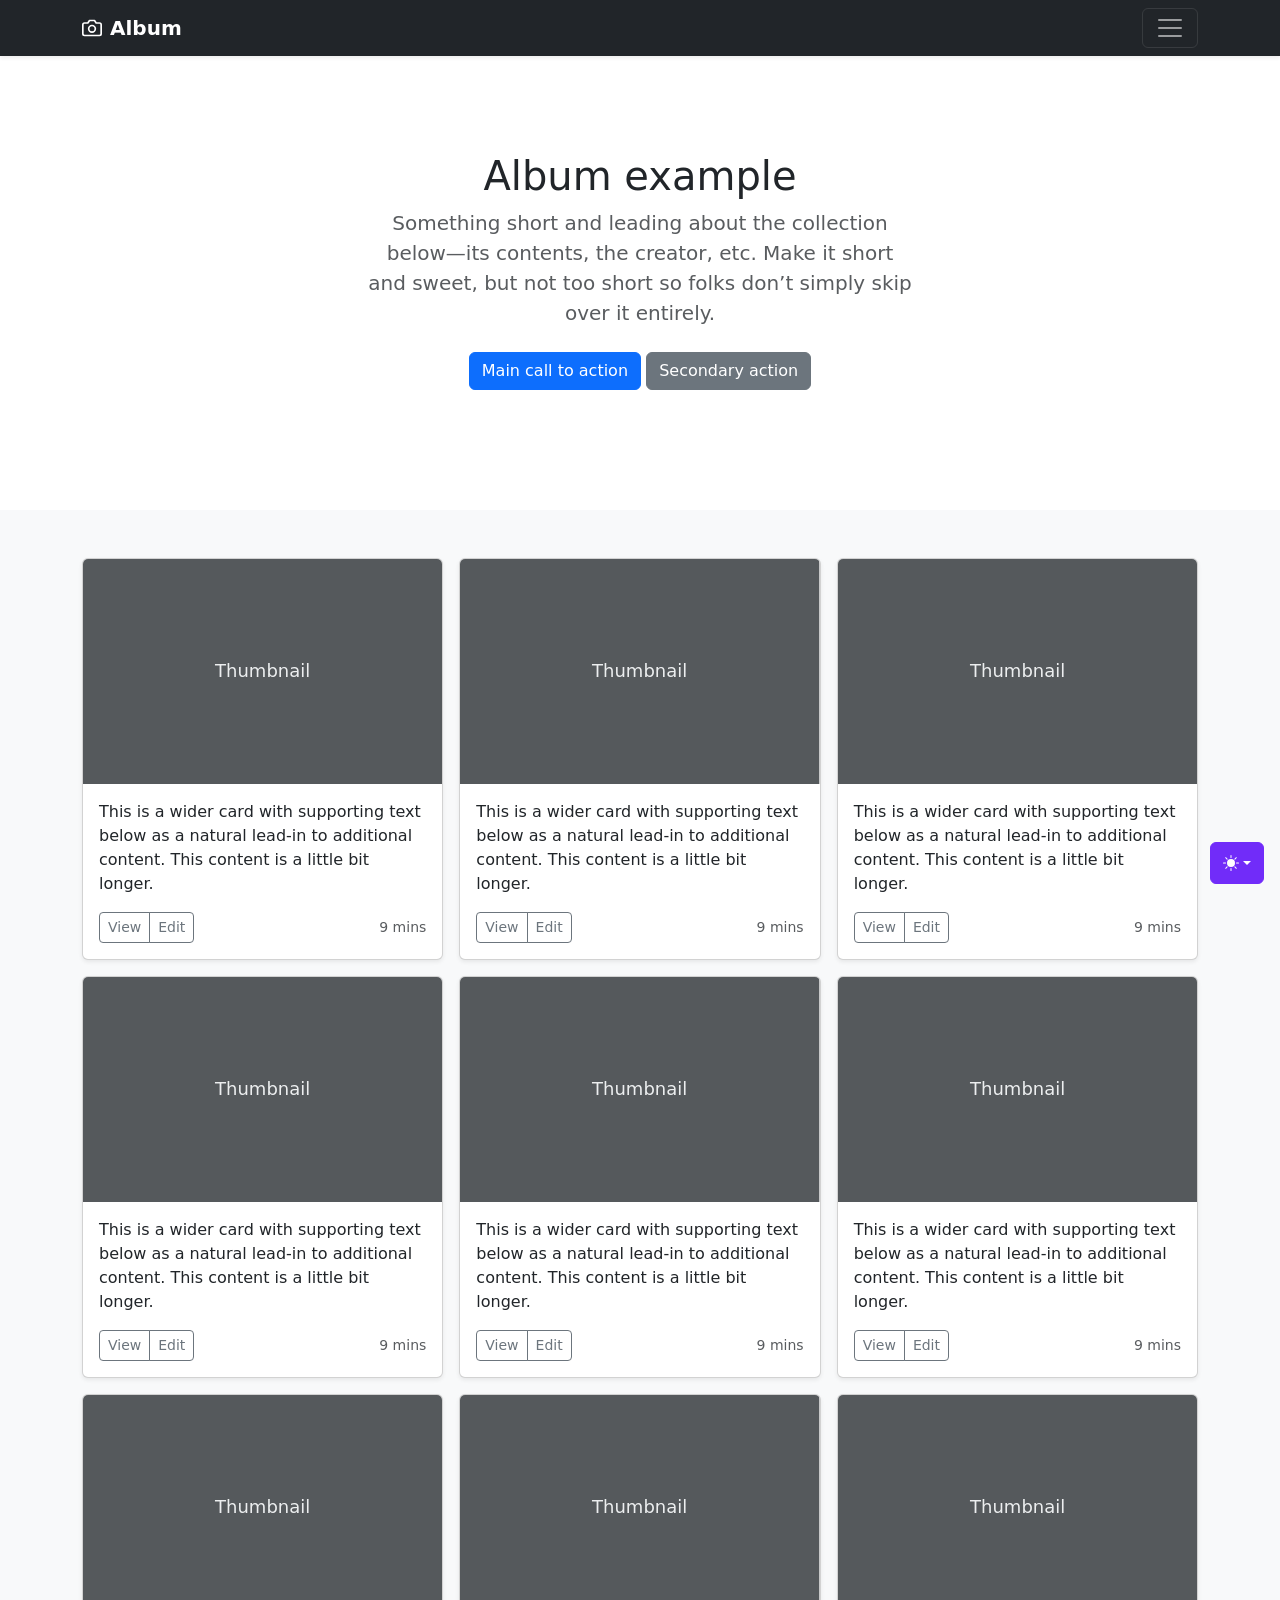
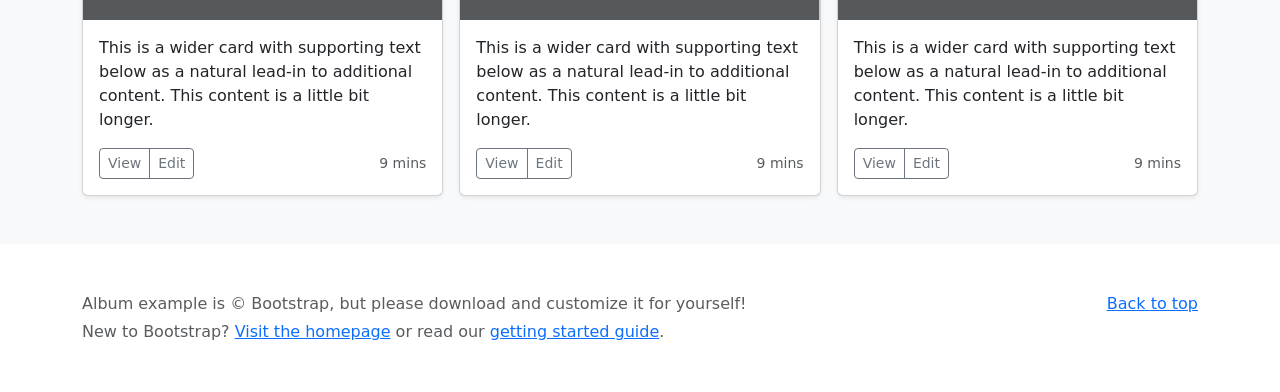
<file: Semana 15/Examples bootstrap/bootstrap-5.3.8-examples/album/index.html>
<!doctype html>
<html lang="en" data-bs-theme="auto">
  <head>
    <meta charset="utf-8" />
    <meta name="viewport" content="width=device-width, initial-scale=1" />
    <meta name="description" content="" />
    <meta
      name="author"
      content="Mark Otto, Jacob Thornton, and Bootstrap contributors"
    />
    <meta name="generator" content="Astro v5.13.2" />
    <title>Album example · Bootstrap v5.3</title>
    <link
      rel="canonical"
      href="https://getbootstrap.com/docs/5.3/examples/album/"
    />
    <script src="../assets/js/color-modes.js"></script>
    <link href="../assets/dist/css/bootstrap.min.css" rel="stylesheet" />
    <meta name="theme-color" content="#712cf9" />
    <style>
      .bd-placeholder-img {
        font-size: 1.125rem;
        text-anchor: middle;
        -webkit-user-select: none;
        -moz-user-select: none;
        user-select: none;
      }
      @media (min-width: 768px) {
        .bd-placeholder-img-lg {
          font-size: 3.5rem;
        }
      }
      .b-example-divider {
        width: 100%;
        height: 3rem;
        background-color: #0000001a;
        border: solid rgba(0, 0, 0, 0.15);
        border-width: 1px 0;
        box-shadow:
          inset 0 0.5em 1.5em #0000001a,
          inset 0 0.125em 0.5em #00000026;
      }
      .b-example-vr {
        flex-shrink: 0;
        width: 1.5rem;
        height: 100vh;
      }
      .bi {
        vertical-align: -0.125em;
        fill: currentColor;
      }
      .nav-scroller {
        position: relative;
        z-index: 2;
        height: 2.75rem;
        overflow-y: hidden;
      }
      .nav-scroller .nav {
        display: flex;
        flex-wrap: nowrap;
        padding-bottom: 1rem;
        margin-top: -1px;
        overflow-x: auto;
        text-align: center;
        white-space: nowrap;
        -webkit-overflow-scrolling: touch;
      }
      .btn-bd-primary {
        --bd-violet-bg: #712cf9;
        --bd-violet-rgb: 112.520718, 44.062154, 249.437846;
        --bs-btn-font-weight: 600;
        --bs-btn-color: var(--bs-white);
        --bs-btn-bg: var(--bd-violet-bg);
        --bs-btn-border-color: var(--bd-violet-bg);
        --bs-btn-hover-color: var(--bs-white);
        --bs-btn-hover-bg: #6528e0;
        --bs-btn-hover-border-color: #6528e0;
        --bs-btn-focus-shadow-rgb: var(--bd-violet-rgb);
        --bs-btn-active-color: var(--bs-btn-hover-color);
        --bs-btn-active-bg: #5a23c8;
        --bs-btn-active-border-color: #5a23c8;
      }
      .bd-mode-toggle {
        z-index: 1500;
      }
      .bd-mode-toggle .bi {
        width: 1em;
        height: 1em;
      }
      .bd-mode-toggle .dropdown-menu .active .bi {
        display: block !important;
      }
    </style>
  </head>
  <body>
    <svg xmlns="http://www.w3.org/2000/svg" class="d-none">
      <symbol id="check2" viewBox="0 0 16 16">
        <path
          d="M13.854 3.646a.5.5 0 0 1 0 .708l-7 7a.5.5 0 0 1-.708 0l-3.5-3.5a.5.5 0 1 1 .708-.708L6.5 10.293l6.646-6.647a.5.5 0 0 1 .708 0z"
        ></path>
      </symbol>
      <symbol id="circle-half" viewBox="0 0 16 16">
        <path
          d="M8 15A7 7 0 1 0 8 1v14zm0 1A8 8 0 1 1 8 0a8 8 0 0 1 0 16z"
        ></path>
      </symbol>
      <symbol id="moon-stars-fill" viewBox="0 0 16 16">
        <path
          d="M6 .278a.768.768 0 0 1 .08.858 7.208 7.208 0 0 0-.878 3.46c0 4.021 3.278 7.277 7.318 7.277.527 0 1.04-.055 1.533-.16a.787.787 0 0 1 .81.316.733.733 0 0 1-.031.893A8.349 8.349 0 0 1 8.344 16C3.734 16 0 12.286 0 7.71 0 4.266 2.114 1.312 5.124.06A.752.752 0 0 1 6 .278z"
        ></path>
        <path
          d="M10.794 3.148a.217.217 0 0 1 .412 0l.387 1.162c.173.518.579.924 1.097 1.097l1.162.387a.217.217 0 0 1 0 .412l-1.162.387a1.734 1.734 0 0 0-1.097 1.097l-.387 1.162a.217.217 0 0 1-.412 0l-.387-1.162A1.734 1.734 0 0 0 9.31 6.593l-1.162-.387a.217.217 0 0 1 0-.412l1.162-.387a1.734 1.734 0 0 0 1.097-1.097l.387-1.162zM13.863.099a.145.145 0 0 1 .274 0l.258.774c.115.346.386.617.732.732l.774.258a.145.145 0 0 1 0 .274l-.774.258a1.156 1.156 0 0 0-.732.732l-.258.774a.145.145 0 0 1-.274 0l-.258-.774a1.156 1.156 0 0 0-.732-.732l-.774-.258a.145.145 0 0 1 0-.274l.774-.258c.346-.115.617-.386.732-.732L13.863.1z"
        ></path>
      </symbol>
      <symbol id="sun-fill" viewBox="0 0 16 16">
        <path
          d="M8 12a4 4 0 1 0 0-8 4 4 0 0 0 0 8zM8 0a.5.5 0 0 1 .5.5v2a.5.5 0 0 1-1 0v-2A.5.5 0 0 1 8 0zm0 13a.5.5 0 0 1 .5.5v2a.5.5 0 0 1-1 0v-2A.5.5 0 0 1 8 13zm8-5a.5.5 0 0 1-.5.5h-2a.5.5 0 0 1 0-1h2a.5.5 0 0 1 .5.5zM3 8a.5.5 0 0 1-.5.5h-2a.5.5 0 0 1 0-1h2A.5.5 0 0 1 3 8zm10.657-5.657a.5.5 0 0 1 0 .707l-1.414 1.415a.5.5 0 1 1-.707-.708l1.414-1.414a.5.5 0 0 1 .707 0zm-9.193 9.193a.5.5 0 0 1 0 .707L3.05 13.657a.5.5 0 0 1-.707-.707l1.414-1.414a.5.5 0 0 1 .707 0zm9.193 2.121a.5.5 0 0 1-.707 0l-1.414-1.414a.5.5 0 0 1 .707-.707l1.414 1.414a.5.5 0 0 1 0 .707zM4.464 4.465a.5.5 0 0 1-.707 0L2.343 3.05a.5.5 0 1 1 .707-.707l1.414 1.414a.5.5 0 0 1 0 .708z"
        ></path>
      </symbol>
    </svg>
    <div
      class="dropdown position-fixed bottom-0 end-0 mb-3 me-3 bd-mode-toggle"
    >
      <button
        class="btn btn-bd-primary py-2 dropdown-toggle d-flex align-items-center"
        id="bd-theme"
        type="button"
        aria-expanded="false"
        data-bs-toggle="dropdown"
        aria-label="Toggle theme (auto)"
      >
        <svg class="bi my-1 theme-icon-active" aria-hidden="true">
          <use href="#circle-half"></use>
        </svg>
        <span class="visually-hidden" id="bd-theme-text">Toggle theme</span>
      </button>
      <ul
        class="dropdown-menu dropdown-menu-end shadow"
        aria-labelledby="bd-theme-text"
      >
        <li>
          <button
            type="button"
            class="dropdown-item d-flex align-items-center"
            data-bs-theme-value="light"
            aria-pressed="false"
          >
            <svg class="bi me-2 opacity-50" aria-hidden="true">
              <use href="#sun-fill"></use>
            </svg>
            Light
            <svg class="bi ms-auto d-none" aria-hidden="true">
              <use href="#check2"></use>
            </svg>
          </button>
        </li>
        <li>
          <button
            type="button"
            class="dropdown-item d-flex align-items-center"
            data-bs-theme-value="dark"
            aria-pressed="false"
          >
            <svg class="bi me-2 opacity-50" aria-hidden="true">
              <use href="#moon-stars-fill"></use>
            </svg>
            Dark
            <svg class="bi ms-auto d-none" aria-hidden="true">
              <use href="#check2"></use>
            </svg>
          </button>
        </li>
        <li>
          <button
            type="button"
            class="dropdown-item d-flex align-items-center active"
            data-bs-theme-value="auto"
            aria-pressed="true"
          >
            <svg class="bi me-2 opacity-50" aria-hidden="true">
              <use href="#circle-half"></use>
            </svg>
            Auto
            <svg class="bi ms-auto d-none" aria-hidden="true">
              <use href="#check2"></use>
            </svg>
          </button>
        </li>
      </ul>
    </div>
    <header data-bs-theme="dark">
      <div class="collapse text-bg-dark" id="navbarHeader">
        <div class="container">
          <div class="row">
            <div class="col-sm-8 col-md-7 py-4">
              <h4>About</h4>
              <p class="text-body-secondary">
                Add some information about the album below, the author, or any
                other background context. Make it a few sentences long so folks
                can pick up some informative tidbits. Then, link them off to
                some social networking sites or contact information.
              </p>
            </div>
            <div class="col-sm-4 offset-md-1 py-4">
              <h4>Contact</h4>
              <ul class="list-unstyled">
                <li><a href="#" class="text-white">Follow on X</a></li>
                <li><a href="#" class="text-white">Like on Facebook</a></li>
                <li><a href="#" class="text-white">Email me</a></li>
              </ul>
            </div>
          </div>
        </div>
      </div>
      <div class="navbar navbar-dark bg-dark shadow-sm">
        <div class="container">
          <a href="#" class="navbar-brand d-flex align-items-center">
            <svg
              xmlns="http://www.w3.org/2000/svg"
              width="20"
              height="20"
              fill="none"
              stroke="currentColor"
              stroke-linecap="round"
              stroke-linejoin="round"
              stroke-width="2"
              aria-hidden="true"
              class="me-2"
              viewBox="0 0 24 24"
            >
              <path
                d="M23 19a2 2 0 0 1-2 2H3a2 2 0 0 1-2-2V8a2 2 0 0 1 2-2h4l2-3h6l2 3h4a2 2 0 0 1 2 2z"
              ></path>
              <circle cx="12" cy="13" r="4"></circle>
            </svg>
            <strong>Album</strong>
          </a>
          <button
            class="navbar-toggler"
            type="button"
            data-bs-toggle="collapse"
            data-bs-target="#navbarHeader"
            aria-controls="navbarHeader"
            aria-expanded="false"
            aria-label="Toggle navigation"
          >
            <span class="navbar-toggler-icon"></span>
          </button>
        </div>
      </div>
    </header>
    <main>
      <section class="py-5 text-center container">
        <div class="row py-lg-5">
          <div class="col-lg-6 col-md-8 mx-auto">
            <h1 class="fw-light">Album example</h1>
            <p class="lead text-body-secondary">
              Something short and leading about the collection below—its
              contents, the creator, etc. Make it short and sweet, but not too
              short so folks don’t simply skip over it entirely.
            </p>
            <p>
              <a href="#" class="btn btn-primary my-2">Main call to action</a>
              <a href="#" class="btn btn-secondary my-2">Secondary action</a>
            </p>
          </div>
        </div>
      </section>
      <div class="album py-5 bg-body-tertiary">
        <div class="container">
          <div class="row row-cols-1 row-cols-sm-2 row-cols-md-3 g-3">
            <div class="col">
              <div class="card shadow-sm">
                <svg
                  aria-label="Placeholder: Thumbnail"
                  class="bd-placeholder-img card-img-top"
                  height="225"
                  preserveAspectRatio="xMidYMid slice"
                  role="img"
                  width="100%"
                  xmlns="http://www.w3.org/2000/svg"
                >
                  <title>Placeholder</title>
                  <rect width="100%" height="100%" fill="#55595c"></rect>
                  <text x="50%" y="50%" fill="#eceeef" dy=".3em">
                    Thumbnail
                  </text>
                </svg>
                <div class="card-body">
                  <p class="card-text">
                    This is a wider card with supporting text below as a natural
                    lead-in to additional content. This content is a little bit
                    longer.
                  </p>
                  <div
                    class="d-flex justify-content-between align-items-center"
                  >
                    <div class="btn-group">
                      <button
                        type="button"
                        class="btn btn-sm btn-outline-secondary"
                      >
                        View
                      </button>
                      <button
                        type="button"
                        class="btn btn-sm btn-outline-secondary"
                      >
                        Edit
                      </button>
                    </div>
                    <small class="text-body-secondary">9 mins</small>
                  </div>
                </div>
              </div>
            </div>
            <div class="col">
              <div class="card shadow-sm">
                <svg
                  aria-label="Placeholder: Thumbnail"
                  class="bd-placeholder-img card-img-top"
                  height="225"
                  preserveAspectRatio="xMidYMid slice"
                  role="img"
                  width="100%"
                  xmlns="http://www.w3.org/2000/svg"
                >
                  <title>Placeholder</title>
                  <rect width="100%" height="100%" fill="#55595c"></rect>
                  <text x="50%" y="50%" fill="#eceeef" dy=".3em">
                    Thumbnail
                  </text>
                </svg>
                <div class="card-body">
                  <p class="card-text">
                    This is a wider card with supporting text below as a natural
                    lead-in to additional content. This content is a little bit
                    longer.
                  </p>
                  <div
                    class="d-flex justify-content-between align-items-center"
                  >
                    <div class="btn-group">
                      <button
                        type="button"
                        class="btn btn-sm btn-outline-secondary"
                      >
                        View
                      </button>
                      <button
                        type="button"
                        class="btn btn-sm btn-outline-secondary"
                      >
                        Edit
                      </button>
                    </div>
                    <small class="text-body-secondary">9 mins</small>
                  </div>
                </div>
              </div>
            </div>
            <div class="col">
              <div class="card shadow-sm">
                <svg
                  aria-label="Placeholder: Thumbnail"
                  class="bd-placeholder-img card-img-top"
                  height="225"
                  preserveAspectRatio="xMidYMid slice"
                  role="img"
                  width="100%"
                  xmlns="http://www.w3.org/2000/svg"
                >
                  <title>Placeholder</title>
                  <rect width="100%" height="100%" fill="#55595c"></rect>
                  <text x="50%" y="50%" fill="#eceeef" dy=".3em">
                    Thumbnail
                  </text>
                </svg>
                <div class="card-body">
                  <p class="card-text">
                    This is a wider card with supporting text below as a natural
                    lead-in to additional content. This content is a little bit
                    longer.
                  </p>
                  <div
                    class="d-flex justify-content-between align-items-center"
                  >
                    <div class="btn-group">
                      <button
                        type="button"
                        class="btn btn-sm btn-outline-secondary"
                      >
                        View
                      </button>
                      <button
                        type="button"
                        class="btn btn-sm btn-outline-secondary"
                      >
                        Edit
                      </button>
                    </div>
                    <small class="text-body-secondary">9 mins</small>
                  </div>
                </div>
              </div>
            </div>
            <div class="col">
              <div class="card shadow-sm">
                <svg
                  aria-label="Placeholder: Thumbnail"
                  class="bd-placeholder-img card-img-top"
                  height="225"
                  preserveAspectRatio="xMidYMid slice"
                  role="img"
                  width="100%"
                  xmlns="http://www.w3.org/2000/svg"
                >
                  <title>Placeholder</title>
                  <rect width="100%" height="100%" fill="#55595c"></rect>
                  <text x="50%" y="50%" fill="#eceeef" dy=".3em">
                    Thumbnail
                  </text>
                </svg>
                <div class="card-body">
                  <p class="card-text">
                    This is a wider card with supporting text below as a natural
                    lead-in to additional content. This content is a little bit
                    longer.
                  </p>
                  <div
                    class="d-flex justify-content-between align-items-center"
                  >
                    <div class="btn-group">
                      <button
                        type="button"
                        class="btn btn-sm btn-outline-secondary"
                      >
                        View
                      </button>
                      <button
                        type="button"
                        class="btn btn-sm btn-outline-secondary"
                      >
                        Edit
                      </button>
                    </div>
                    <small class="text-body-secondary">9 mins</small>
                  </div>
                </div>
              </div>
            </div>
            <div class="col">
              <div class="card shadow-sm">
                <svg
                  aria-label="Placeholder: Thumbnail"
                  class="bd-placeholder-img card-img-top"
                  height="225"
                  preserveAspectRatio="xMidYMid slice"
                  role="img"
                  width="100%"
                  xmlns="http://www.w3.org/2000/svg"
                >
                  <title>Placeholder</title>
                  <rect width="100%" height="100%" fill="#55595c"></rect>
                  <text x="50%" y="50%" fill="#eceeef" dy=".3em">
                    Thumbnail
                  </text>
                </svg>
                <div class="card-body">
                  <p class="card-text">
                    This is a wider card with supporting text below as a natural
                    lead-in to additional content. This content is a little bit
                    longer.
                  </p>
                  <div
                    class="d-flex justify-content-between align-items-center"
                  >
                    <div class="btn-group">
                      <button
                        type="button"
                        class="btn btn-sm btn-outline-secondary"
                      >
                        View
                      </button>
                      <button
                        type="button"
                        class="btn btn-sm btn-outline-secondary"
                      >
                        Edit
                      </button>
                    </div>
                    <small class="text-body-secondary">9 mins</small>
                  </div>
                </div>
              </div>
            </div>
            <div class="col">
              <div class="card shadow-sm">
                <svg
                  aria-label="Placeholder: Thumbnail"
                  class="bd-placeholder-img card-img-top"
                  height="225"
                  preserveAspectRatio="xMidYMid slice"
                  role="img"
                  width="100%"
                  xmlns="http://www.w3.org/2000/svg"
                >
                  <title>Placeholder</title>
                  <rect width="100%" height="100%" fill="#55595c"></rect>
                  <text x="50%" y="50%" fill="#eceeef" dy=".3em">
                    Thumbnail
                  </text>
                </svg>
                <div class="card-body">
                  <p class="card-text">
                    This is a wider card with supporting text below as a natural
                    lead-in to additional content. This content is a little bit
                    longer.
                  </p>
                  <div
                    class="d-flex justify-content-between align-items-center"
                  >
                    <div class="btn-group">
                      <button
                        type="button"
                        class="btn btn-sm btn-outline-secondary"
                      >
                        View
                      </button>
                      <button
                        type="button"
                        class="btn btn-sm btn-outline-secondary"
                      >
                        Edit
                      </button>
                    </div>
                    <small class="text-body-secondary">9 mins</small>
                  </div>
                </div>
              </div>
            </div>
            <div class="col">
              <div class="card shadow-sm">
                <svg
                  aria-label="Placeholder: Thumbnail"
                  class="bd-placeholder-img card-img-top"
                  height="225"
                  preserveAspectRatio="xMidYMid slice"
                  role="img"
                  width="100%"
                  xmlns="http://www.w3.org/2000/svg"
                >
                  <title>Placeholder</title>
                  <rect width="100%" height="100%" fill="#55595c"></rect>
                  <text x="50%" y="50%" fill="#eceeef" dy=".3em">
                    Thumbnail
                  </text>
                </svg>
                <div class="card-body">
                  <p class="card-text">
                    This is a wider card with supporting text below as a natural
                    lead-in to additional content. This content is a little bit
                    longer.
                  </p>
                  <div
                    class="d-flex justify-content-between align-items-center"
                  >
                    <div class="btn-group">
                      <button
                        type="button"
                        class="btn btn-sm btn-outline-secondary"
                      >
                        View
                      </button>
                      <button
                        type="button"
                        class="btn btn-sm btn-outline-secondary"
                      >
                        Edit
                      </button>
                    </div>
                    <small class="text-body-secondary">9 mins</small>
                  </div>
                </div>
              </div>
            </div>
            <div class="col">
              <div class="card shadow-sm">
                <svg
                  aria-label="Placeholder: Thumbnail"
                  class="bd-placeholder-img card-img-top"
                  height="225"
                  preserveAspectRatio="xMidYMid slice"
                  role="img"
                  width="100%"
                  xmlns="http://www.w3.org/2000/svg"
                >
                  <title>Placeholder</title>
                  <rect width="100%" height="100%" fill="#55595c"></rect>
                  <text x="50%" y="50%" fill="#eceeef" dy=".3em">
                    Thumbnail
                  </text>
                </svg>
                <div class="card-body">
                  <p class="card-text">
                    This is a wider card with supporting text below as a natural
                    lead-in to additional content. This content is a little bit
                    longer.
                  </p>
                  <div
                    class="d-flex justify-content-between align-items-center"
                  >
                    <div class="btn-group">
                      <button
                        type="button"
                        class="btn btn-sm btn-outline-secondary"
                      >
                        View
                      </button>
                      <button
                        type="button"
                        class="btn btn-sm btn-outline-secondary"
                      >
                        Edit
                      </button>
                    </div>
                    <small class="text-body-secondary">9 mins</small>
                  </div>
                </div>
              </div>
            </div>
            <div class="col">
              <div class="card shadow-sm">
                <svg
                  aria-label="Placeholder: Thumbnail"
                  class="bd-placeholder-img card-img-top"
                  height="225"
                  preserveAspectRatio="xMidYMid slice"
                  role="img"
                  width="100%"
                  xmlns="http://www.w3.org/2000/svg"
                >
                  <title>Placeholder</title>
                  <rect width="100%" height="100%" fill="#55595c"></rect>
                  <text x="50%" y="50%" fill="#eceeef" dy=".3em">
                    Thumbnail
                  </text>
                </svg>
                <div class="card-body">
                  <p class="card-text">
                    This is a wider card with supporting text below as a natural
                    lead-in to additional content. This content is a little bit
                    longer.
                  </p>
                  <div
                    class="d-flex justify-content-between align-items-center"
                  >
                    <div class="btn-group">
                      <button
                        type="button"
                        class="btn btn-sm btn-outline-secondary"
                      >
                        View
                      </button>
                      <button
                        type="button"
                        class="btn btn-sm btn-outline-secondary"
                      >
                        Edit
                      </button>
                    </div>
                    <small class="text-body-secondary">9 mins</small>
                  </div>
                </div>
              </div>
            </div>
          </div>
        </div>
      </div>
    </main>
    <footer class="text-body-secondary py-5">
      <div class="container">
        <p class="float-end mb-1"><a href="#">Back to top</a></p>
        <p class="mb-1">
          Album example is &copy; Bootstrap, but please download and customize
          it for yourself!
        </p>
        <p class="mb-0">
          New to Bootstrap? <a href="/">Visit the homepage</a> or read our
          <a href="../getting-started/introduction">getting started guide</a>.
        </p>
      </div>
    </footer>
    <script
      src="../assets/dist/js/bootstrap.bundle.min.js"
      class="astro-vvvwv3sm"
    ></script>
  </body>
</html>
</file>
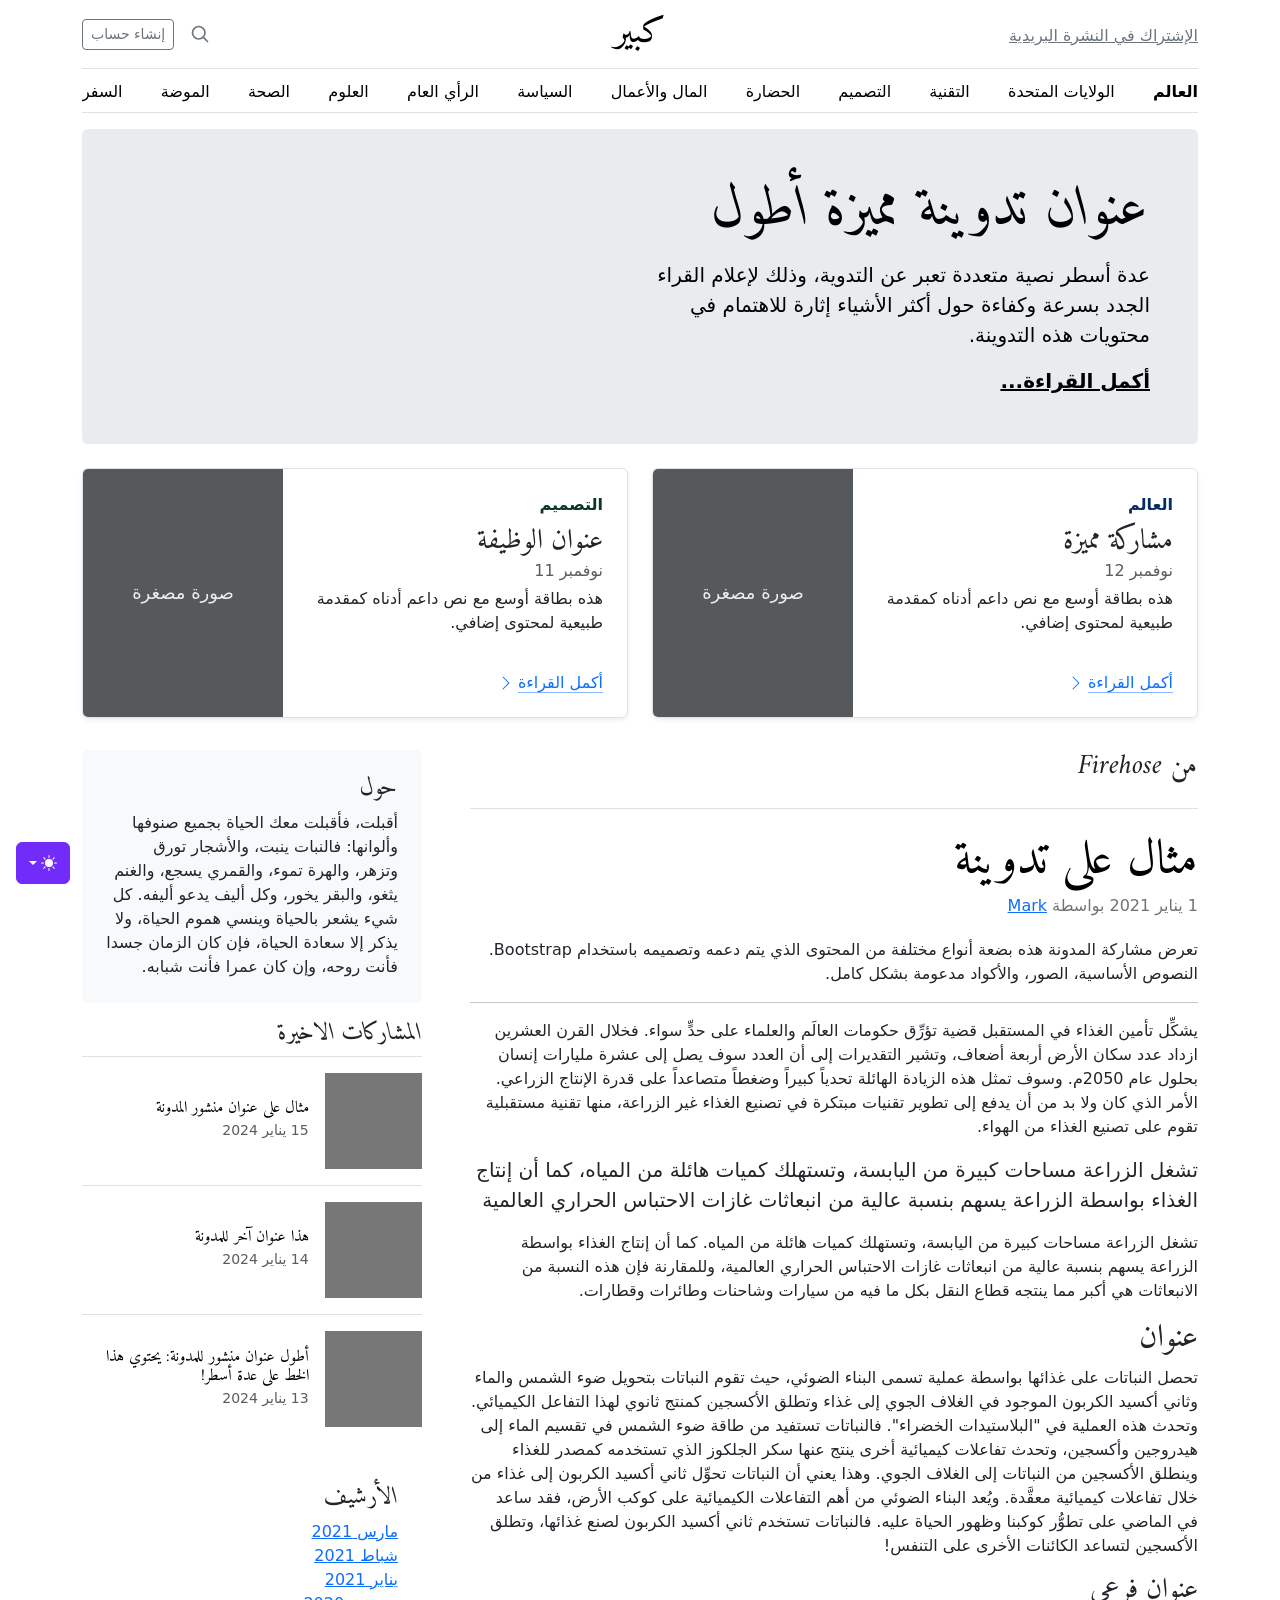
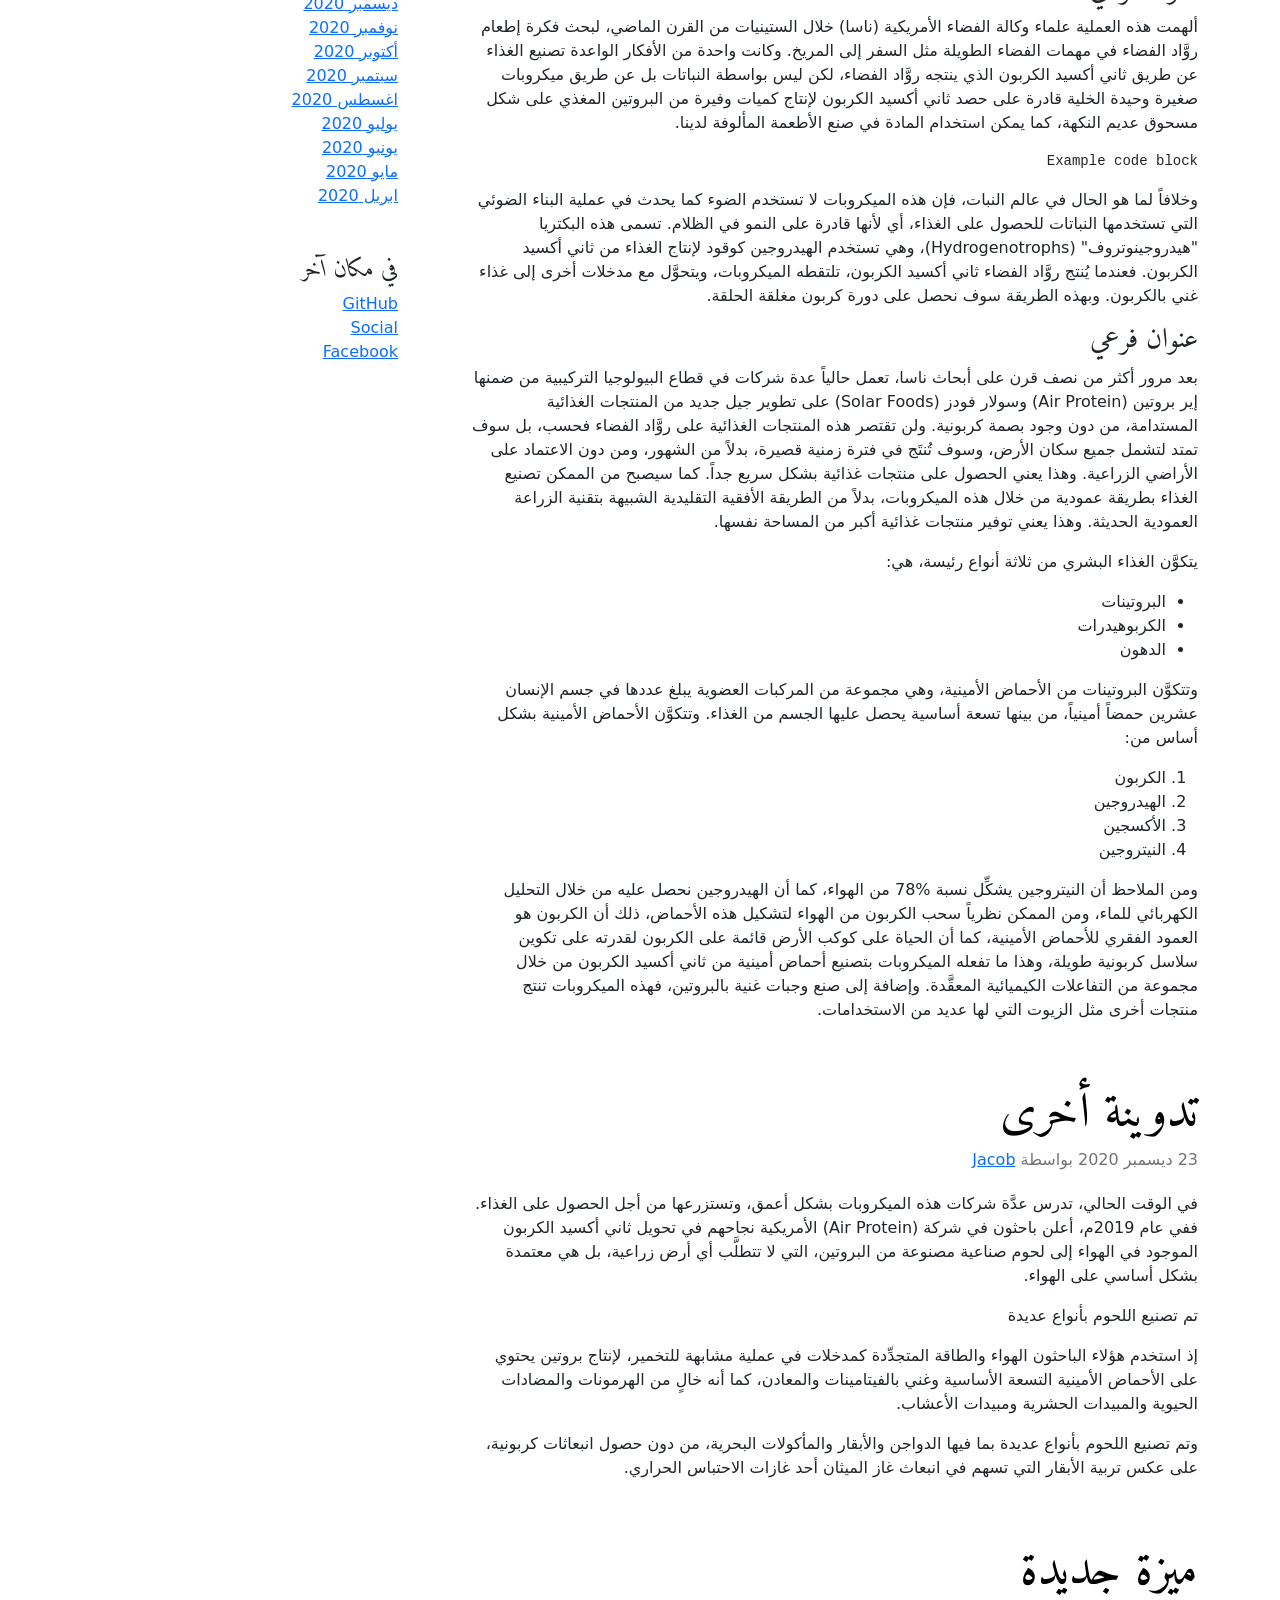
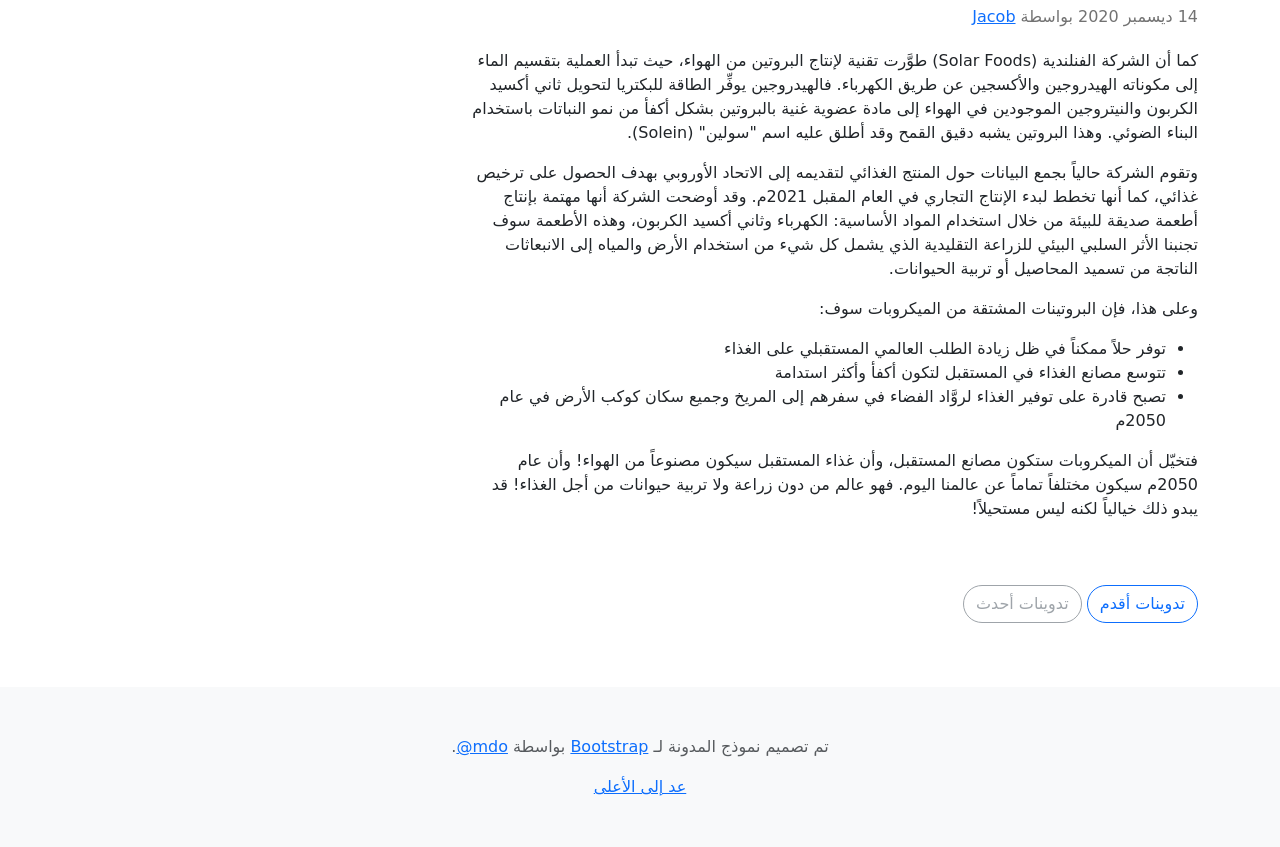
<file: Semana 15/Examples bootstrap/bootstrap-5.3.8-examples/blog-rtl/index.html>
<!doctype html>
<html lang="ar" dir="rtl" data-bs-theme="auto">
  <head>
    <meta charset="utf-8" />
    <meta name="viewport" content="width=device-width, initial-scale=1" />
    <meta name="description" content="" />
    <meta
      name="author"
      content="Mark Otto, Jacob Thornton, and Bootstrap contributors"
    />
    <meta name="generator" content="Astro v5.13.2" />
    <title>قالب المدونة · Bootstrap v5.3</title>
    <link
      rel="canonical"
      href="https://getbootstrap.com/docs/5.3/examples/blog-rtl/"
    />
    <script src="../assets/js/color-modes.js"></script>
    <link href="../assets/dist/css/bootstrap.rtl.min.css" rel="stylesheet" />
    <meta name="theme-color" content="#712cf9" />
    <link
      href="https://fonts.googleapis.com/css?family=Amiri:wght@400;700&display=swap"
      rel="stylesheet"
    />
    <link href="../blog/blog.rtl.css" rel="stylesheet" />
    <style>
      .bd-placeholder-img {
        font-size: 1.125rem;
        text-anchor: middle;
        -webkit-user-select: none;
        -moz-user-select: none;
        user-select: none;
      }
      @media (min-width: 768px) {
        .bd-placeholder-img-lg {
          font-size: 3.5rem;
        }
      }
      .b-example-divider {
        width: 100%;
        height: 3rem;
        background-color: #0000001a;
        border: solid rgba(0, 0, 0, 0.15);
        border-width: 1px 0;
        box-shadow:
          inset 0 0.5em 1.5em #0000001a,
          inset 0 0.125em 0.5em #00000026;
      }
      .b-example-vr {
        flex-shrink: 0;
        width: 1.5rem;
        height: 100vh;
      }
      .bi {
        vertical-align: -0.125em;
        fill: currentColor;
      }
      .nav-scroller {
        position: relative;
        z-index: 2;
        height: 2.75rem;
        overflow-y: hidden;
      }
      .nav-scroller .nav {
        display: flex;
        flex-wrap: nowrap;
        padding-bottom: 1rem;
        margin-top: -1px;
        overflow-x: auto;
        text-align: center;
        white-space: nowrap;
        -webkit-overflow-scrolling: touch;
      }
      .btn-bd-primary {
        --bd-violet-bg: #712cf9;
        --bd-violet-rgb: 112.520718, 44.062154, 249.437846;
        --bs-btn-font-weight: 600;
        --bs-btn-color: var(--bs-white);
        --bs-btn-bg: var(--bd-violet-bg);
        --bs-btn-border-color: var(--bd-violet-bg);
        --bs-btn-hover-color: var(--bs-white);
        --bs-btn-hover-bg: #6528e0;
        --bs-btn-hover-border-color: #6528e0;
        --bs-btn-focus-shadow-rgb: var(--bd-violet-rgb);
        --bs-btn-active-color: var(--bs-btn-hover-color);
        --bs-btn-active-bg: #5a23c8;
        --bs-btn-active-border-color: #5a23c8;
      }
      .bd-mode-toggle {
        z-index: 1500;
      }
      .bd-mode-toggle .bi {
        width: 1em;
        height: 1em;
      }
      .bd-mode-toggle .dropdown-menu .active .bi {
        display: block !important;
      }
    </style>
  </head>
  <body>
    <svg xmlns="http://www.w3.org/2000/svg" class="d-none">
      <symbol id="check2" viewBox="0 0 16 16">
        <path
          d="M13.854 3.646a.5.5 0 0 1 0 .708l-7 7a.5.5 0 0 1-.708 0l-3.5-3.5a.5.5 0 1 1 .708-.708L6.5 10.293l6.646-6.647a.5.5 0 0 1 .708 0z"
        ></path>
      </symbol>
      <symbol id="circle-half" viewBox="0 0 16 16">
        <path
          d="M8 15A7 7 0 1 0 8 1v14zm0 1A8 8 0 1 1 8 0a8 8 0 0 1 0 16z"
        ></path>
      </symbol>
      <symbol id="moon-stars-fill" viewBox="0 0 16 16">
        <path
          d="M6 .278a.768.768 0 0 1 .08.858 7.208 7.208 0 0 0-.878 3.46c0 4.021 3.278 7.277 7.318 7.277.527 0 1.04-.055 1.533-.16a.787.787 0 0 1 .81.316.733.733 0 0 1-.031.893A8.349 8.349 0 0 1 8.344 16C3.734 16 0 12.286 0 7.71 0 4.266 2.114 1.312 5.124.06A.752.752 0 0 1 6 .278z"
        ></path>
        <path
          d="M10.794 3.148a.217.217 0 0 1 .412 0l.387 1.162c.173.518.579.924 1.097 1.097l1.162.387a.217.217 0 0 1 0 .412l-1.162.387a1.734 1.734 0 0 0-1.097 1.097l-.387 1.162a.217.217 0 0 1-.412 0l-.387-1.162A1.734 1.734 0 0 0 9.31 6.593l-1.162-.387a.217.217 0 0 1 0-.412l1.162-.387a1.734 1.734 0 0 0 1.097-1.097l.387-1.162zM13.863.099a.145.145 0 0 1 .274 0l.258.774c.115.346.386.617.732.732l.774.258a.145.145 0 0 1 0 .274l-.774.258a1.156 1.156 0 0 0-.732.732l-.258.774a.145.145 0 0 1-.274 0l-.258-.774a1.156 1.156 0 0 0-.732-.732l-.774-.258a.145.145 0 0 1 0-.274l.774-.258c.346-.115.617-.386.732-.732L13.863.1z"
        ></path>
      </symbol>
      <symbol id="sun-fill" viewBox="0 0 16 16">
        <path
          d="M8 12a4 4 0 1 0 0-8 4 4 0 0 0 0 8zM8 0a.5.5 0 0 1 .5.5v2a.5.5 0 0 1-1 0v-2A.5.5 0 0 1 8 0zm0 13a.5.5 0 0 1 .5.5v2a.5.5 0 0 1-1 0v-2A.5.5 0 0 1 8 13zm8-5a.5.5 0 0 1-.5.5h-2a.5.5 0 0 1 0-1h2a.5.5 0 0 1 .5.5zM3 8a.5.5 0 0 1-.5.5h-2a.5.5 0 0 1 0-1h2A.5.5 0 0 1 3 8zm10.657-5.657a.5.5 0 0 1 0 .707l-1.414 1.415a.5.5 0 1 1-.707-.708l1.414-1.414a.5.5 0 0 1 .707 0zm-9.193 9.193a.5.5 0 0 1 0 .707L3.05 13.657a.5.5 0 0 1-.707-.707l1.414-1.414a.5.5 0 0 1 .707 0zm9.193 2.121a.5.5 0 0 1-.707 0l-1.414-1.414a.5.5 0 0 1 .707-.707l1.414 1.414a.5.5 0 0 1 0 .707zM4.464 4.465a.5.5 0 0 1-.707 0L2.343 3.05a.5.5 0 1 1 .707-.707l1.414 1.414a.5.5 0 0 1 0 .708z"
        ></path>
      </symbol>
    </svg>
    <div
      class="dropdown position-fixed bottom-0 end-0 mb-3 me-3 bd-mode-toggle"
    >
      <button
        class="btn btn-bd-primary py-2 dropdown-toggle d-flex align-items-center"
        id="bd-theme"
        type="button"
        aria-expanded="false"
        data-bs-toggle="dropdown"
        aria-label="Toggle theme (auto)"
      >
        <svg class="bi my-1 theme-icon-active" aria-hidden="true">
          <use href="#circle-half"></use>
        </svg>
        <span class="visually-hidden" id="bd-theme-text">Toggle theme</span>
      </button>
      <ul
        class="dropdown-menu dropdown-menu-end shadow"
        aria-labelledby="bd-theme-text"
      >
        <li>
          <button
            type="button"
            class="dropdown-item d-flex align-items-center"
            data-bs-theme-value="light"
            aria-pressed="false"
          >
            <svg class="bi me-2 opacity-50" aria-hidden="true">
              <use href="#sun-fill"></use>
            </svg>
            Light
            <svg class="bi ms-auto d-none" aria-hidden="true">
              <use href="#check2"></use>
            </svg>
          </button>
        </li>
        <li>
          <button
            type="button"
            class="dropdown-item d-flex align-items-center"
            data-bs-theme-value="dark"
            aria-pressed="false"
          >
            <svg class="bi me-2 opacity-50" aria-hidden="true">
              <use href="#moon-stars-fill"></use>
            </svg>
            Dark
            <svg class="bi ms-auto d-none" aria-hidden="true">
              <use href="#check2"></use>
            </svg>
          </button>
        </li>
        <li>
          <button
            type="button"
            class="dropdown-item d-flex align-items-center active"
            data-bs-theme-value="auto"
            aria-pressed="true"
          >
            <svg class="bi me-2 opacity-50" aria-hidden="true">
              <use href="#circle-half"></use>
            </svg>
            Auto
            <svg class="bi ms-auto d-none" aria-hidden="true">
              <use href="#check2"></use>
            </svg>
          </button>
        </li>
      </ul>
    </div>
    <svg xmlns="http://www.w3.org/2000/svg" class="d-none">
      <symbol
        id="aperture"
        fill="none"
        stroke="currentColor"
        stroke-linecap="round"
        stroke-linejoin="round"
        stroke-width="2"
        viewBox="0 0 24 24"
      >
        <circle cx="12" cy="12" r="10"></circle>
        <path
          d="M14.31 8l5.74 9.94M9.69 8h11.48M7.38 12l5.74-9.94M9.69 16L3.95 6.06M14.31 16H2.83m13.79-4l-5.74 9.94"
        ></path>
      </symbol>
      <symbol id="cart" viewBox="0 0 16 16">
        <path
          d="M0 1.5A.5.5 0 0 1 .5 1H2a.5.5 0 0 1 .485.379L2.89 3H14.5a.5.5 0 0 1 .49.598l-1 5a.5.5 0 0 1-.465.401l-9.397.472L4.415 11H13a.5.5 0 0 1 0 1H4a.5.5 0 0 1-.491-.408L2.01 3.607 1.61 2H.5a.5.5 0 0 1-.5-.5zM3.102 4l.84 4.479 9.144-.459L13.89 4H3.102zM5 12a2 2 0 1 0 0 4 2 2 0 0 0 0-4zm7 0a2 2 0 1 0 0 4 2 2 0 0 0 0-4zm-7 1a1 1 0 1 1 0 2 1 1 0 0 1 0-2zm7 0a1 1 0 1 1 0 2 1 1 0 0 1 0-2z"
        ></path>
      </symbol>
      <symbol id="chevron-right" viewBox="0 0 16 16">
        <path
          fill-rule="evenodd"
          d="M4.646 1.646a.5.5 0 0 1 .708 0l6 6a.5.5 0 0 1 0 .708l-6 6a.5.5 0 0 1-.708-.708L10.293 8 4.646 2.354a.5.5 0 0 1 0-.708z"
        ></path>
      </symbol>
    </svg>
    <div class="container">
      <header class="border-bottom lh-1 py-3">
        <div class="row flex-nowrap justify-content-between align-items-center">
          <div class="col-4 pt-1">
            <a class="link-secondary" href="#">الإشتراك في النشرة البريدية</a>
          </div>
          <div class="col-4 text-center">
            <a
              class="blog-header-logo text-body-emphasis text-decoration-none"
              href="#"
              >كبير</a
            >
          </div>
          <div class="col-4 d-flex justify-content-end align-items-center">
            <a class="link-secondary" href="#" aria-label="بحث">
              <svg
                xmlns="http://www.w3.org/2000/svg"
                width="20"
                height="20"
                fill="none"
                stroke="currentColor"
                stroke-linecap="round"
                stroke-linejoin="round"
                stroke-width="2"
                class="mx-3"
                role="img"
                viewBox="0 0 24 24"
              >
                <title>بحث</title>
                <circle cx="10.5" cy="10.5" r="7.5"></circle>
                <path d="M21 21l-5.2-5.2"></path>
              </svg>
            </a>
            <a class="btn btn-sm btn-outline-secondary" href="#">إنشاء حساب</a>
          </div>
        </div>
      </header>
      <div class="nav-scroller py-1 mb-3 border-bottom">
        <nav class="nav nav-underline justify-content-between">
          <a class="nav-item nav-link link-body-emphasis active" href="#"
            >العالم</a
          >
          <a class="nav-item nav-link link-body-emphasis" href="#"
            >الولايات المتحدة</a
          >
          <a class="nav-item nav-link link-body-emphasis" href="#">التقنية</a>
          <a class="nav-item nav-link link-body-emphasis" href="#">التصميم</a>
          <a class="nav-item nav-link link-body-emphasis" href="#">الحضارة</a>
          <a class="nav-item nav-link link-body-emphasis" href="#"
            >المال والأعمال</a
          >
          <a class="nav-item nav-link link-body-emphasis" href="#">السياسة</a>
          <a class="nav-item nav-link link-body-emphasis" href="#"
            >الرأي العام</a
          >
          <a class="nav-item nav-link link-body-emphasis" href="#">العلوم</a>
          <a class="nav-item nav-link link-body-emphasis" href="#">الصحة</a>
          <a class="nav-item nav-link link-body-emphasis" href="#">الموضة</a>
          <a class="nav-item nav-link link-body-emphasis" href="#">السفر</a>
        </nav>
      </div>
    </div>
    <main class="container">
      <div class="p-4 p-md-5 mb-4 rounded text-body-emphasis bg-body-secondary">
        <div class="col-lg-6 px-0">
          <h1 class="display-4 fst-italic">عنوان تدوينة مميزة أطول</h1>
          <p class="lead my-3">
            عدة أسطر نصية متعددة تعبر عن التدوية، وذلك لإعلام القراء الجدد بسرعة
            وكفاءة حول أكثر الأشياء إثارة للاهتمام في محتويات هذه التدوينة.
          </p>
          <p class="lead mb-0">
            <a href="#" class="text-body-emphasis fw-bold">أكمل القراءة...</a>
          </p>
        </div>
      </div>
      <div class="row mb-2">
        <div class="col-md-6">
          <div
            class="row g-0 border rounded overflow-hidden flex-md-row mb-4 shadow-sm h-md-250 position-relative"
          >
            <div class="col p-4 d-flex flex-column position-static">
              <strong class="d-inline-block mb-2 text-primary-emphasis"
                >العالم</strong
              >
              <h3 class="mb-0">مشاركة مميزة</h3>
              <div class="mb-1 text-body-secondary">نوفمبر 12</div>
              <p class="card-text mb-auto">
                هذه بطاقة أوسع مع نص داعم أدناه كمقدمة طبيعية لمحتوى إضافي.
              </p>
              <a
                href="#"
                class="icon-link gap-1 icon-link-hover stretched-link"
              >
                أكمل القراءة
                <svg class="bi" aria-hidden="true">
                  <use xlink:href="#chevron-right"></use>
                </svg>
              </a>
            </div>
            <div class="col-auto d-none d-lg-block">
              <svg
                aria-label="Placeholder: صورة مصغرة"
                class="bd-placeholder-img"
                height="250"
                preserveAspectRatio="xMidYMid slice"
                role="img"
                width="200"
                xmlns="http://www.w3.org/2000/svg"
              >
                <title>Placeholder</title>
                <rect width="100%" height="100%" fill="#55595c"></rect>
                <text x="50%" y="50%" fill="#eceeef" dy=".3em">صورة مصغرة</text>
              </svg>
            </div>
          </div>
        </div>
        <div class="col-md-6">
          <div
            class="row g-0 border rounded overflow-hidden flex-md-row mb-4 shadow-sm h-md-250 position-relative"
          >
            <div class="col p-4 d-flex flex-column position-static">
              <strong class="d-inline-block mb-2 text-success-emphasis"
                >التصميم</strong
              >
              <h3 class="mb-0">عنوان الوظيفة</h3>
              <div class="mb-1 text-body-secondary">نوفمبر 11</div>
              <p class="mb-auto">
                هذه بطاقة أوسع مع نص داعم أدناه كمقدمة طبيعية لمحتوى إضافي.
              </p>
              <a
                href="#"
                class="icon-link gap-1 icon-link-hover stretched-link"
              >
                أكمل القراءة
                <svg class="bi" aria-hidden="true">
                  <use xlink:href="#chevron-right"></use>
                </svg>
              </a>
            </div>
            <div class="col-auto d-none d-lg-block">
              <svg
                aria-label="Placeholder: صورة مصغرة"
                class="bd-placeholder-img"
                height="250"
                preserveAspectRatio="xMidYMid slice"
                role="img"
                width="200"
                xmlns="http://www.w3.org/2000/svg"
              >
                <title>Placeholder</title>
                <rect width="100%" height="100%" fill="#55595c"></rect>
                <text x="50%" y="50%" fill="#eceeef" dy=".3em">صورة مصغرة</text>
              </svg>
            </div>
          </div>
        </div>
      </div>
      <div class="row g-5">
        <div class="col-md-8">
          <h3 class="pb-4 mb-4 fst-italic border-bottom">من Firehose</h3>
          <article class="blog-post">
            <h2 class="display-5 link-body-emphasis mb-1">مثال على تدوينة</h2>
            <p class="blog-post-meta">
              1 يناير 2021 بواسطة <a href="#"> Mark </a>
            </p>
            <p>
              تعرض مشاركة المدونة هذه بضعة أنواع مختلفة من المحتوى الذي يتم دعمه
              وتصميمه باستخدام Bootstrap. النصوص الأساسية، الصور، والأكواد
              مدعومة بشكل كامل.
            </p>
            <hr />
            <p>
              يشكِّل تأمين الغذاء في المستقبل قضية تؤرِّق حكومات العالَم
              والعلماء على حدٍّ سواء. فخلال القرن العشرين ازداد عدد سكان الأرض
              أربعة أضعاف، وتشير التقديرات إلى أن العدد سوف يصل إلى عشرة مليارات
              إنسان بحلول عام 2050م. وسوف تمثل هذه الزيادة الهائلة تحدياً كبيراً
              وضغطاً متصاعداً على قدرة الإنتاج الزراعي. الأمر الذي كان ولا بد من
              أن يدفع إلى تطوير تقنيات مبتكرة في تصنيع الغذاء غير الزراعة، منها
              تقنية مستقبلية تقوم على تصنيع الغذاء من الهواء.
            </p>
            <blockquote class="blockquote">
              <p>
                تشغل الزراعة مساحات كبيرة من اليابسة، وتستهلك كميات هائلة من
                المياه، كما أن إنتاج الغذاء بواسطة الزراعة يسهم بنسبة عالية من
                انبعاثات غازات الاحتباس الحراري العالمية
              </p>
            </blockquote>
            <p>
              تشغل الزراعة مساحات كبيرة من اليابسة، وتستهلك كميات هائلة من
              المياه. كما أن إنتاج الغذاء بواسطة الزراعة يسهم بنسبة عالية من
              انبعاثات غازات الاحتباس الحراري العالمية، وللمقارنة فإن هذه النسبة
              من الانبعاثات هي أكبر مما ينتجه قطاع النقل بكل ما فيه من سيارات
              وشاحنات وطائرات وقطارات.
            </p>
            <h2>عنوان</h2>
            <p>
              تحصل النباتات على غذائها بواسطة عملية تسمى البناء الضوئي، حيث تقوم
              النباتات بتحويل ضوء الشمس والماء وثاني أكسيد الكربون الموجود في
              الغلاف الجوي إلى غذاء وتطلق الأكسجين كمنتج ثانوي لهذا التفاعل
              الكيميائي. وتحدث هذه العملية في "البلاستيدات الخضراء". فالنباتات
              تستفيد من طاقة ضوء الشمس في تقسيم الماء إلى هيدروجين وأكسجين،
              وتحدث تفاعلات كيميائية أخرى ينتج عنها سكر الجلكوز الذي تستخدمه
              كمصدر للغذاء وينطلق الأكسجين من النباتات إلى الغلاف الجوي. وهذا
              يعني أن النباتات تحوِّل ثاني أكسيد الكربون إلى غذاء من خلال
              تفاعلات كيميائية معقَّدة. ويُعد البناء الضوئي من أهم التفاعلات
              الكيميائية على كوكب الأرض، فقد ساعد في الماضي على تطوُّر كوكبنا
              وظهور الحياة عليه. فالنباتات تستخدم ثاني أكسيد الكربون لصنع
              غذائها، وتطلق الأكسجين لتساعد الكائنات الأخرى على التنفس!
            </p>
            <h3>عنوان فرعي</h3>
            <p>
              ألهمت هذه العملية علماء وكالة الفضاء الأمريكية (ناسا) خلال
              الستينيات من القرن الماضي، لبحث فكرة إطعام روَّاد الفضاء في مهمات
              الفضاء الطويلة مثل السفر إلى المريخ. وكانت واحدة من الأفكار
              الواعدة تصنيع الغذاء عن طريق ثاني أكسيد الكربون الذي ينتجه روَّاد
              الفضاء، لكن ليس بواسطة النباتات بل عن طريق ميكروبات صغيرة وحيدة
              الخلية قادرة على حصد ثاني أكسيد الكربون لإنتاج كميات وفيرة من
              البروتين المغذي على شكل مسحوق عديم النكهة، كما يمكن استخدام المادة
              في صنع الأطعمة المألوفة لدينا.
            </p>
            <pre><code>Example code block</code></pre>
            <p>
              وخلافاً لما هو الحال في عالم النبات، فإن هذه الميكروبات لا تستخدم
              الضوء كما يحدث في عملية البناء الضوئي التي تستخدمها النباتات
              للحصول على الغذاء، أي لأنها قادرة على النمو في الظلام. تسمى هذه
              البكتريا "هيدروجينوتروف" (Hydrogenotrophs)، وهي تستخدم الهيدروجين
              كوقود لإنتاج الغذاء من ثاني أكسيد الكربون. فعندما يُنتج روَّاد
              الفضاء ثاني أكسيد الكربون، تلتقطه الميكروبات، ويتحوَّل مع مدخلات
              أخرى إلى غذاء غني بالكربون. وبهذه الطريقة سوف نحصل على دورة كربون
              مغلقة الحلقة.
            </p>
            <h3>عنوان فرعي</h3>
            <p>
              بعد مرور أكثر من نصف قرن على أبحاث ناسا، تعمل حالياً عدة شركات في
              قطاع البيولوجيا التركيبية من ضمنها إير بروتين (Air Protein) وسولار
              فودز (Solar Foods) على تطوير جيل جديد من المنتجات الغذائية
              المستدامة، من دون وجود بصمة كربونية. ولن تقتصر هذه المنتجات
              الغذائية على روَّاد الفضاء فحسب، بل سوف تمتد لتشمل جميع سكان
              الأرض، وسوف تُنتَج في فترة زمنية قصيرة، بدلاً من الشهور، ومن دون
              الاعتماد على الأراضي الزراعية. وهذا يعني الحصول على منتجات غذائية
              بشكل سريع جداً. كما سيصبح من الممكن تصنيع الغذاء بطريقة عمودية من
              خلال هذه الميكروبات، بدلاً من الطريقة الأفقية التقليدية الشبيهة
              بتقنية الزراعة العمودية الحديثة. وهذا يعني توفير منتجات غذائية
              أكبر من المساحة نفسها.
            </p>
            <p>يتكوَّن الغذاء البشري من ثلاثة أنواع رئيسة، هي:</p>
            <ul>
              <li>البروتينات</li>
              <li>الكربوهيدرات</li>
              <li>الدهون</li>
            </ul>
            <p>
              وتتكوَّن البروتينات من الأحماض الأمينية، وهي مجموعة من المركبات
              العضوية يبلغ عددها في جسم الإنسان عشرين حمضاً أمينياً، من بينها
              تسعة أساسية يحصل عليها الجسم من الغذاء. وتتكوَّن الأحماض الأمينية
              بشكل أساس من:
            </p>
            <ol>
              <li>الكربون</li>
              <li>الهيدروجين</li>
              <li>الأكسجين</li>
              <li>النيتروجين</li>
            </ol>
            <p>
              ومن الملاحظ أن النيتروجين يشكِّل نسبة %78 من الهواء، كما أن
              الهيدروجين نحصل عليه من خلال التحليل الكهربائي للماء، ومن الممكن
              نظرياً سحب الكربون من الهواء لتشكيل هذه الأحماض، ذلك أن الكربون هو
              العمود الفقري للأحماض الأمينية، كما أن الحياة على كوكب الأرض قائمة
              على الكربون لقدرته على تكوين سلاسل كربونية طويلة، وهذا ما تفعله
              الميكروبات بتصنيع أحماض أمينية من ثاني أكسيد الكربون من خلال
              مجموعة من التفاعلات الكيميائية المعقَّدة. وإضافة إلى صنع وجبات
              غنية بالبروتين، فهذه الميكروبات تنتج منتجات أخرى مثل الزيوت التي
              لها عديد من الاستخدامات.
            </p>
          </article>
          <article class="blog-post">
            <h2 class="display-5 link-body-emphasis mb-1">تدوينة أخرى</h2>
            <p class="blog-post-meta">
              23 ديسمبر 2020 بواسطة <a href="#">Jacob</a>
            </p>
            <p>
              في الوقت الحالي، تدرس عدَّة شركات هذه الميكروبات بشكل أعمق،
              وتستزرعها من أجل الحصول على الغذاء. ففي عام 2019م، أعلن باحثون في
              شركة (Air Protein) الأمريكية نجاحهم في تحويل ثاني أكسيد الكربون
              الموجود في الهواء إلى لحوم صناعية مصنوعة من البروتين، التي لا
              تتطلَّب أي أرض زراعية، بل هي معتمدة بشكل أساسي على الهواء.
            </p>
            <blockquote><p>تم تصنيع اللحوم بأنواع عديدة</p></blockquote>
            <p>
              إذ استخدم هؤلاء الباحثون الهواء والطاقة المتجدِّدة كمدخلات في
              عملية مشابهة للتخمير، لإنتاج بروتين يحتوي على الأحماض الأمينية
              التسعة الأساسية وغني بالفيتامينات والمعادن، كما أنه خالٍ من
              الهرمونات والمضادات الحيوية والمبيدات الحشرية ومبيدات الأعشاب.
            </p>
            <p>
              وتم تصنيع اللحوم بأنواع عديدة بما فيها الدواجن والأبقار والمأكولات
              البحرية، من دون حصول انبعاثات كربونية، على عكس تربية الأبقار التي
              تسهم في انبعاث غاز الميثان أحد غازات الاحتباس الحراري.
            </p>
          </article>
          <article class="blog-post">
            <h2 class="display-5 link-body-emphasis mb-1">ميزة جديدة</h2>
            <p class="blog-post-meta">
              14 ديسمبر 2020 بواسطة <a href="#">Jacob</a>
            </p>
            <p>
              كما أن الشركة الفنلندية (Solar Foods) طوَّرت تقنية لإنتاج البروتين
              من الهواء، حيث تبدأ العملية بتقسيم الماء إلى مكوناته الهيدروجين
              والأكسجين عن طريق الكهرباء. فالهيدروجين يوفِّر الطاقة للبكتريا
              لتحويل ثاني أكسيد الكربون والنيتروجين الموجودين في الهواء إلى مادة
              عضوية غنية بالبروتين بشكل أكفأ من نمو النباتات باستخدام البناء
              الضوئي. وهذا البروتين يشبه دقيق القمح وقد أطلق عليه اسم "سولين"
              (Solein).
            </p>
            <p>
              وتقوم الشركة حالياً بجمع البيانات حول المنتج الغذائي لتقديمه إلى
              الاتحاد الأوروبي بهدف الحصول على ترخيص غذائي، كما أنها تخطط لبدء
              الإنتاج التجاري في العام المقبل 2021م. وقد أوضحت الشركة أنها مهتمة
              بإنتاج أطعمة صديقة للبيئة من خلال استخدام المواد الأساسية:
              الكهرباء وثاني أكسيد الكربون، وهذه الأطعمة سوف تجنبنا الأثر السلبي
              البيئي للزراعة التقليدية الذي يشمل كل شيء من استخدام الأرض والمياه
              إلى الانبعاثات الناتجة من تسميد المحاصيل أو تربية الحيوانات.
            </p>
            <p>وعلى هذا، فإن البروتينات المشتقة من الميكروبات سوف:</p>
            <ul>
              <li>
                توفر حلاً ممكناً في ظل زيادة الطلب العالمي المستقبلي على الغذاء
              </li>
              <li>تتوسع مصانع الغذاء في المستقبل لتكون أكفأ وأكثر استدامة</li>
              <li>
                تصبح قادرة على توفير الغذاء لروَّاد الفضاء في سفرهم إلى المريخ
                وجميع سكان كوكب الأرض في عام 2050م
              </li>
            </ul>
            <p>
              فتخيّل أن الميكروبات ستكون مصانع المستقبل، وأن غذاء المستقبل سيكون
              مصنوعاً من الهواء! وأن عام 2050م سيكون مختلفاً تماماً عن عالمنا
              اليوم. فهو عالم من دون زراعة ولا تربية حيوانات من أجل الغذاء! قد
              يبدو ذلك خيالياً لكنه ليس مستحيلاً!
            </p>
          </article>
          <nav class="blog-pagination" aria-label="Pagination">
            <a class="btn btn-outline-primary rounded-pill" href="#"
              >تدوينات أقدم</a
            >
            <a
              class="btn btn-outline-secondary rounded-pill disabled"
              aria-disabled="true"
              >تدوينات أحدث</a
            >
          </nav>
        </div>
        <div class="col-md-4">
          <div class="position-sticky" style="top: 2rem">
            <div class="p-4 mb-3 bg-body-tertiary rounded">
              <h4 class="fst-italic">حول</h4>
              <p class="mb-0">
                أقبلت، فأقبلت معك الحياة بجميع صنوفها وألوانها: فالنبات ينبت،
                والأشجار تورق وتزهر، والهرة تموء، والقمري يسجع، والغنم يثغو،
                والبقر يخور، وكل أليف يدعو أليفه. كل شيء يشعر بالحياة وينسي هموم
                الحياة، ولا يذكر إلا سعادة الحياة، فإن كان الزمان جسدا فأنت
                روحه، وإن كان عمرا فأنت شبابه.
              </p>
            </div>
            <div>
              <h4 class="fst-italic">المشاركات الاخيرة</h4>
              <ul class="list-unstyled">
                <li>
                  <a
                    class="d-flex flex-column flex-lg-row gap-3 align-items-start align-items-lg-center py-3 link-body-emphasis text-decoration-none border-top"
                    href="#"
                  >
                    <svg
                      aria-hidden="true"
                      class="bd-placeholder-img"
                      height="96"
                      preserveAspectRatio="xMidYMid slice"
                      width="100%"
                      xmlns="http://www.w3.org/2000/svg"
                    >
                      <rect width="100%" height="100%" fill="#777"></rect>
                    </svg>
                    <div class="col-lg-8">
                      <h6 class="mb-0">مثال على عنوان منشور المدونة</h6>
                      <small class="text-body-secondary">15 يناير 2024</small>
                    </div>
                  </a>
                </li>
                <li>
                  <a
                    class="d-flex flex-column flex-lg-row gap-3 align-items-start align-items-lg-center py-3 link-body-emphasis text-decoration-none border-top"
                    href="#"
                  >
                    <svg
                      aria-hidden="true"
                      class="bd-placeholder-img"
                      height="96"
                      preserveAspectRatio="xMidYMid slice"
                      width="100%"
                      xmlns="http://www.w3.org/2000/svg"
                    >
                      <rect width="100%" height="100%" fill="#777"></rect>
                    </svg>
                    <div class="col-lg-8">
                      <h6 class="mb-0">هذا عنوان آخر للمدونة</h6>
                      <small class="text-body-secondary">14 يناير 2024</small>
                    </div>
                  </a>
                </li>
                <li>
                  <a
                    class="d-flex flex-column flex-lg-row gap-3 align-items-start align-items-lg-center py-3 link-body-emphasis text-decoration-none border-top"
                    href="#"
                  >
                    <svg
                      aria-hidden="true"
                      class="bd-placeholder-img"
                      height="96"
                      preserveAspectRatio="xMidYMid slice"
                      width="100%"
                      xmlns="http://www.w3.org/2000/svg"
                    >
                      <rect width="100%" height="100%" fill="#777"></rect>
                    </svg>
                    <div class="col-lg-8">
                      <h6 class="mb-0">
                        أطول عنوان منشور للمدونة: يحتوي هذا الخط على عدة أسطر!
                      </h6>
                      <small class="text-body-secondary">13 يناير 2024</small>
                    </div>
                  </a>
                </li>
              </ul>
            </div>
            <div class="p-4">
              <h4 class="fst-italic">الأرشيف</h4>
              <ol class="list-unstyled mb-0">
                <li><a href="#">مارس 2021</a></li>
                <li><a href="#">شباط 2021</a></li>
                <li><a href="#">يناير 2021</a></li>
                <li><a href="#">ديسمبر 2020</a></li>
                <li><a href="#">نوفمبر 2020</a></li>
                <li><a href="#">أكتوبر 2020</a></li>
                <li><a href="#">سبتمبر 2020</a></li>
                <li><a href="#">اغسطس 2020</a></li>
                <li><a href="#">يوليو 2020</a></li>
                <li><a href="#">يونيو 2020</a></li>
                <li><a href="#">مايو 2020</a></li>
                <li><a href="#">ابريل 2020</a></li>
              </ol>
            </div>
            <div class="p-4">
              <h4 class="fst-italic">في مكان آخر</h4>
              <ol class="list-unstyled">
                <li><a href="#">GitHub</a></li>
                <li><a href="#">Social</a></li>
                <li><a href="#">Facebook</a></li>
              </ol>
            </div>
          </div>
        </div>
      </div>
    </main>
    <footer class="py-5 text-center text-body-secondary bg-body-tertiary">
      <p>
        تم تصميم نموذج المدونة لـ
        <a href="https://getbootstrap.com/">Bootstrap</a> بواسطة
        <a href="https://x.com/mdo"><bdi lang="en" dir="ltr">@mdo</bdi></a
        >.
      </p>
      <p class="mb-0"><a href="#">عد إلى الأعلى</a></p>
    </footer>
    <script
      src="../assets/dist/js/bootstrap.bundle.min.js"
      class="astro-vvvwv3sm"
    ></script>
  </body>
</html>
</file>
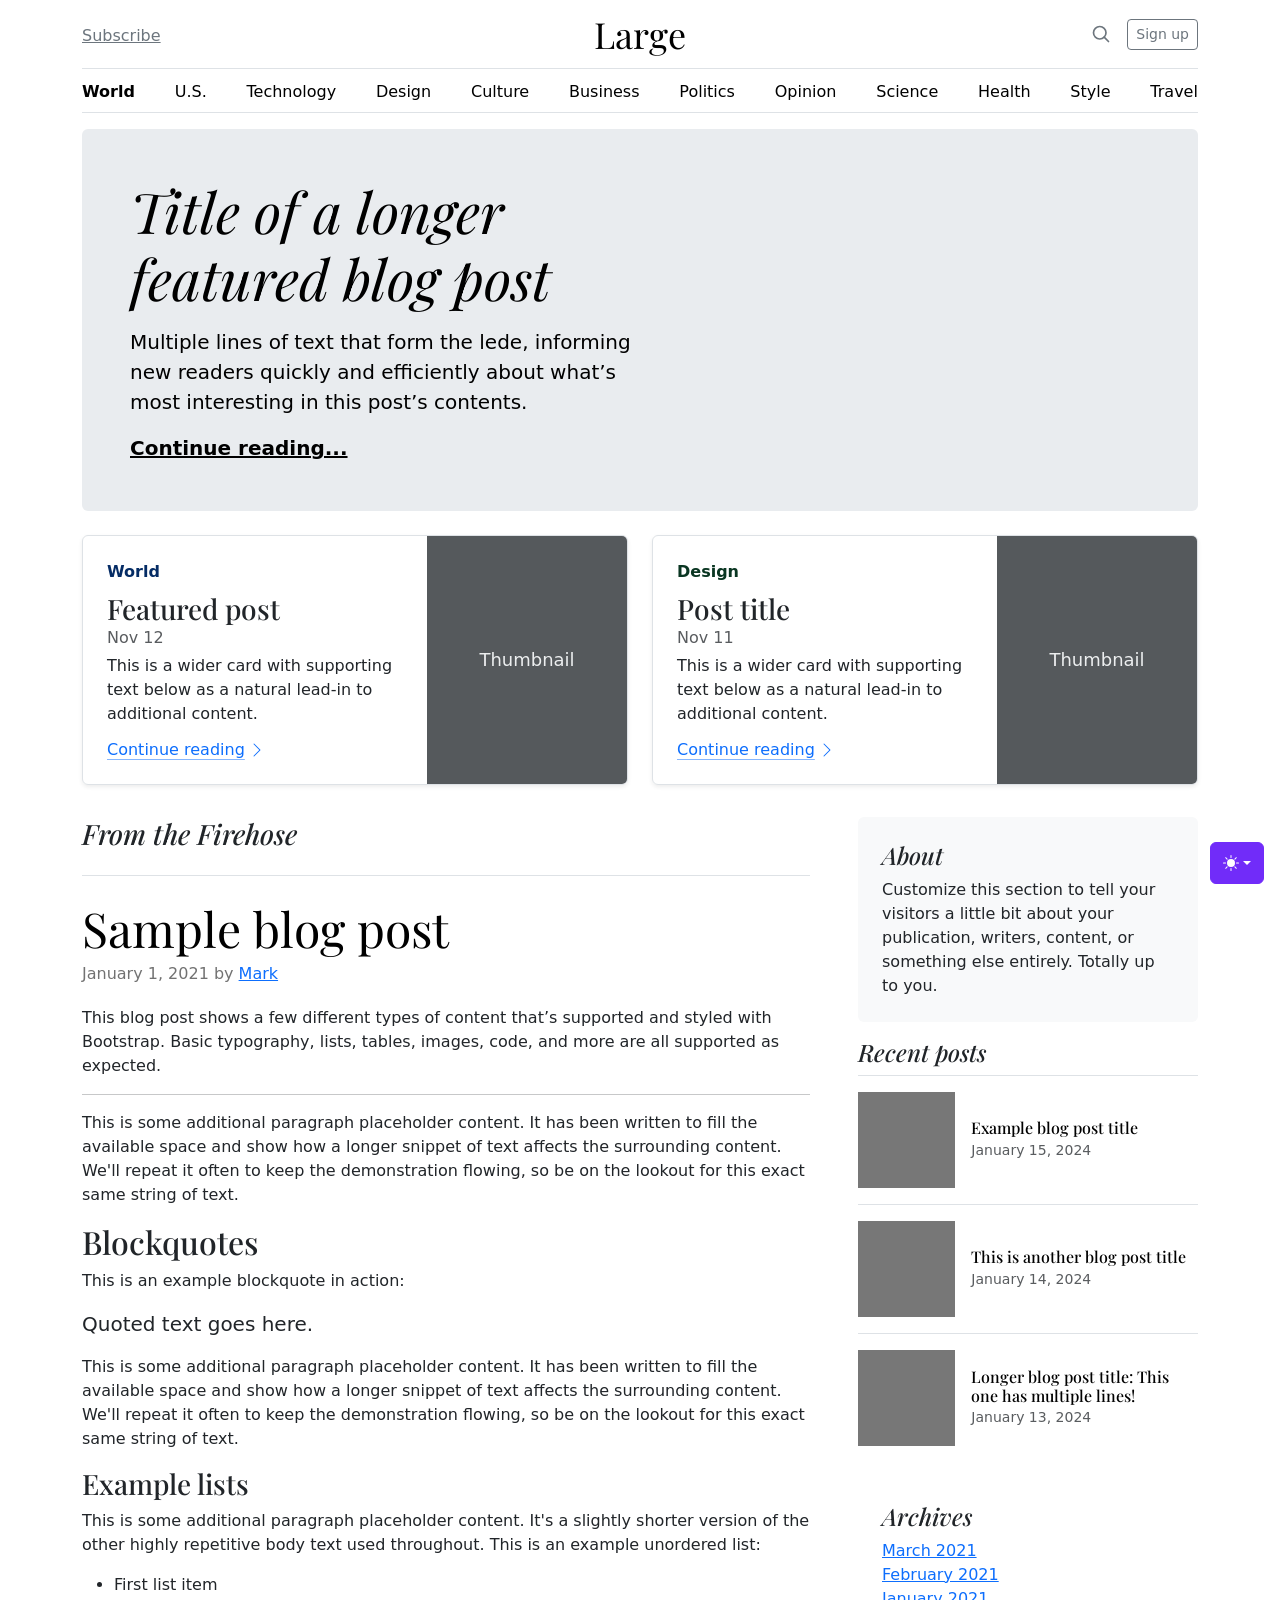
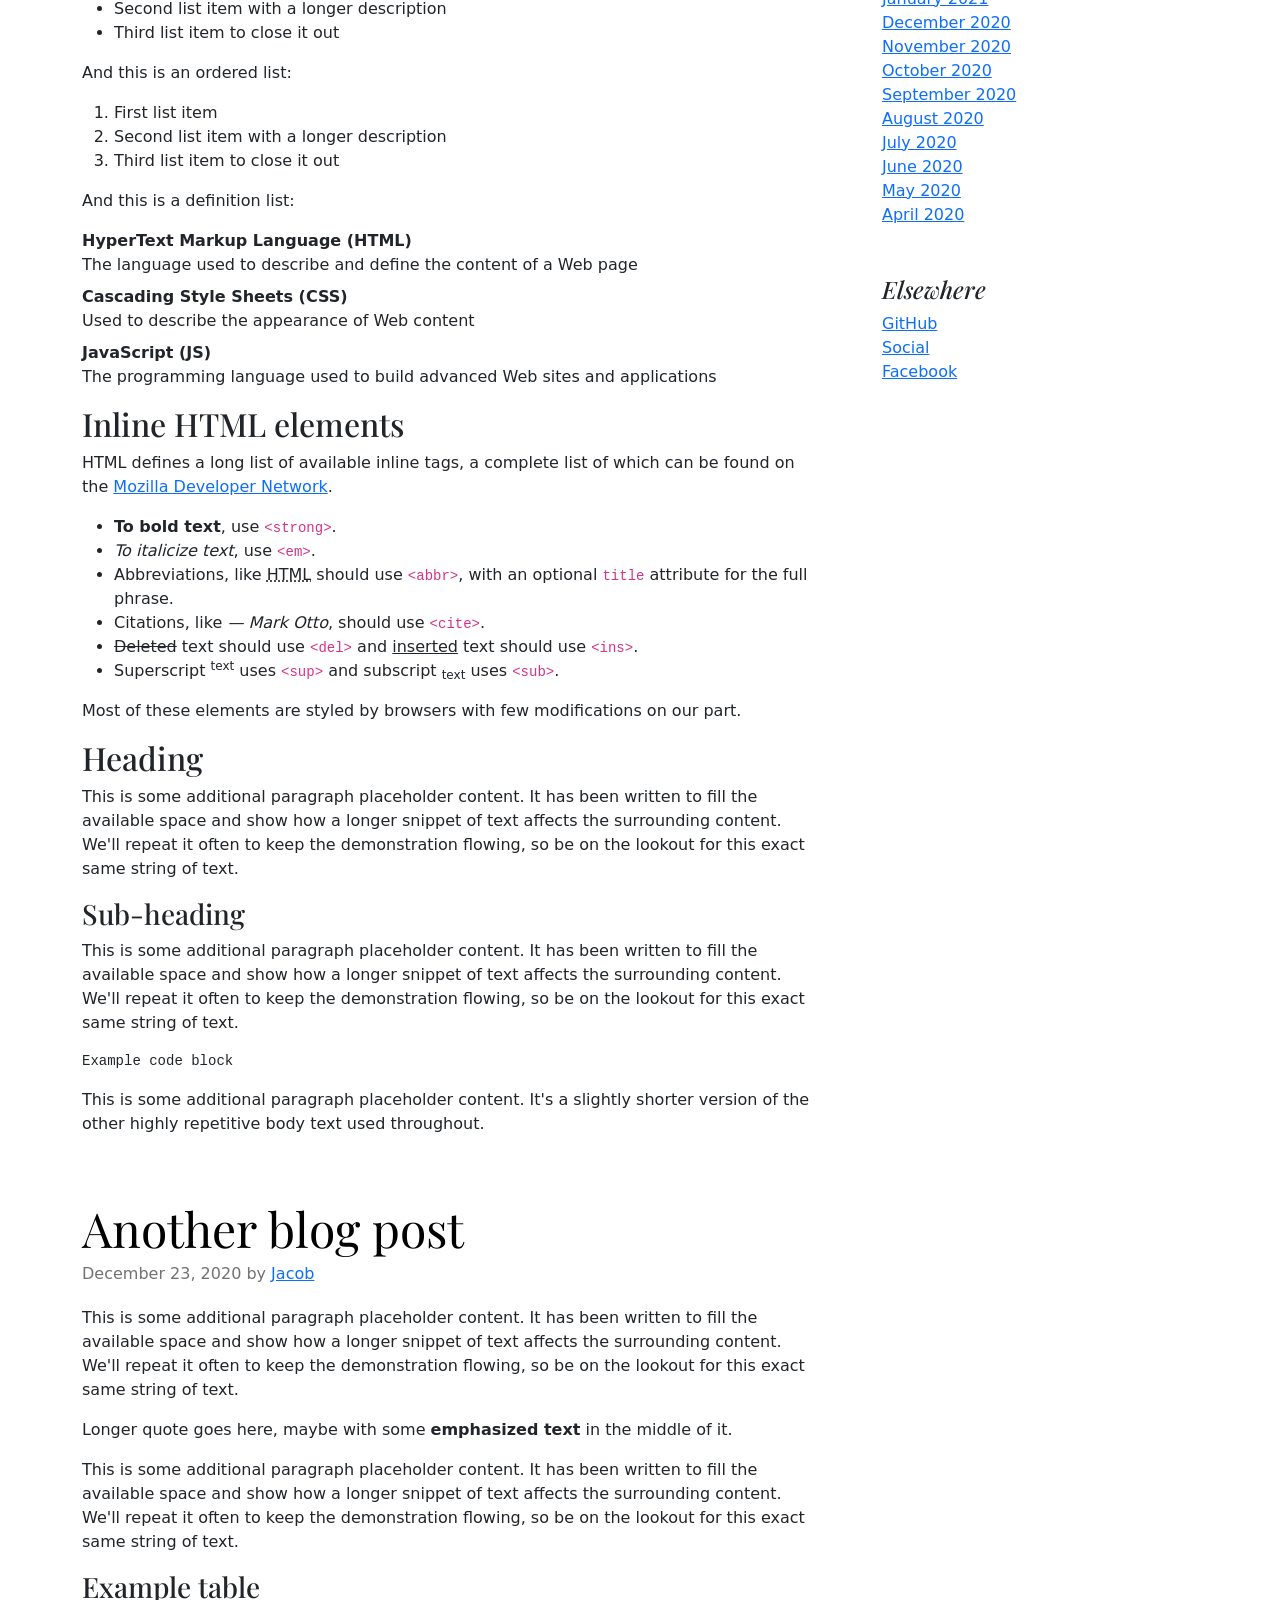
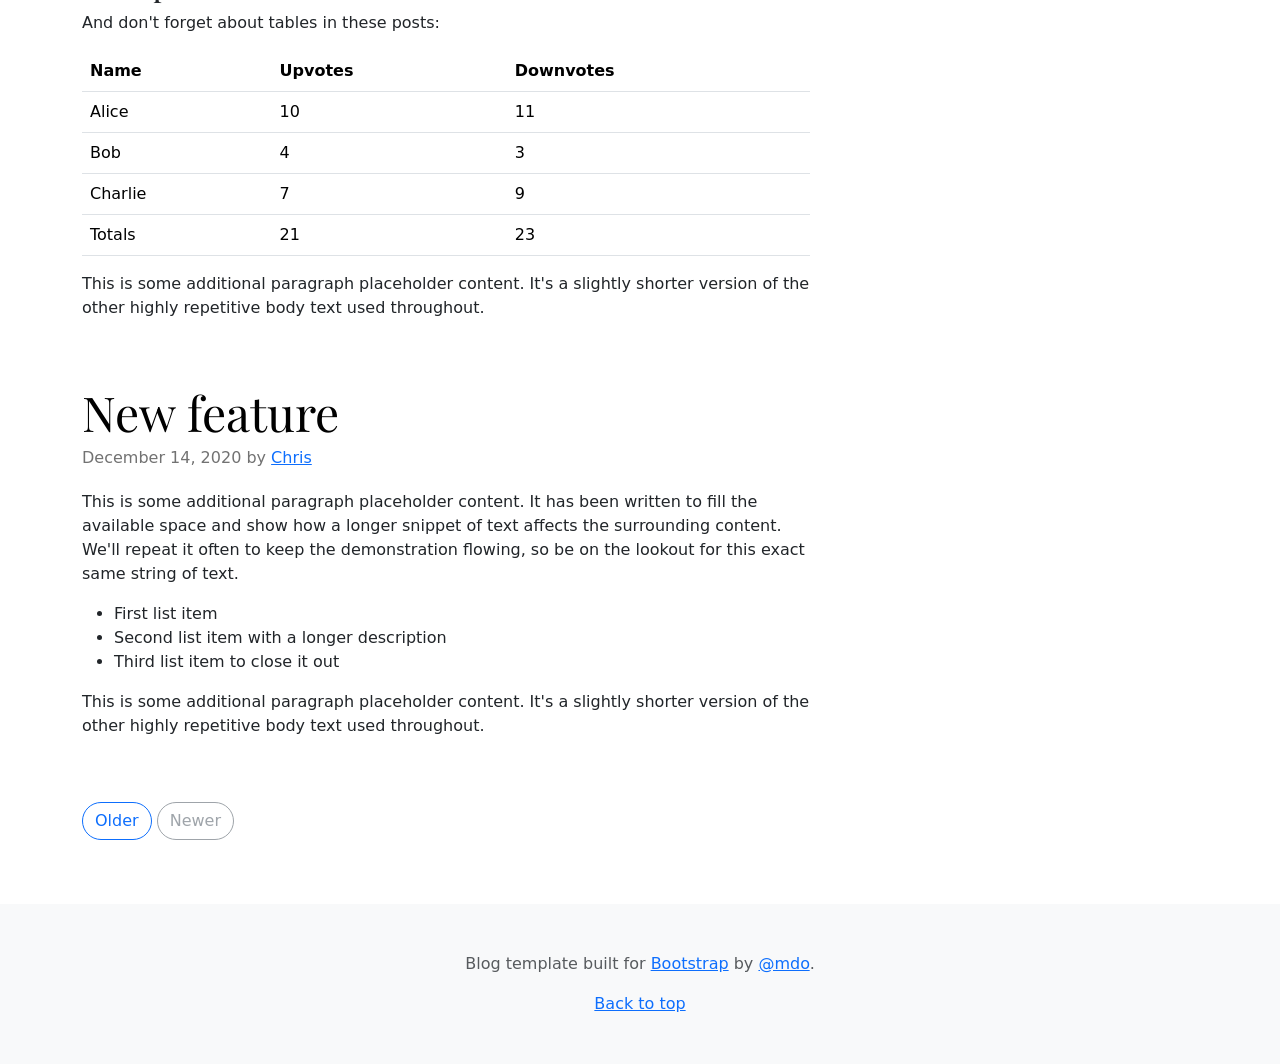
<file: Semana 15/Examples bootstrap/bootstrap-5.3.8-examples/blog/index.html>
<!doctype html>
<html lang="en" data-bs-theme="auto">
  <head>
    <meta charset="utf-8" />
    <meta name="viewport" content="width=device-width, initial-scale=1" />
    <meta name="description" content="" />
    <meta
      name="author"
      content="Mark Otto, Jacob Thornton, and Bootstrap contributors"
    />
    <meta name="generator" content="Astro v5.13.2" />
    <title>Blog Template · Bootstrap v5.3</title>
    <link
      rel="canonical"
      href="https://getbootstrap.com/docs/5.3/examples/blog/"
    />
    <script src="../assets/js/color-modes.js"></script>
    <link href="../assets/dist/css/bootstrap.min.css" rel="stylesheet" />
    <meta name="theme-color" content="#712cf9" />
    <link
      href="https://fonts.googleapis.com/css?family=Playfair+Display:700,900&display=swap"
      rel="stylesheet"
    />
    <link href="blog.css" rel="stylesheet" />
    <style>
      .bd-placeholder-img {
        font-size: 1.125rem;
        text-anchor: middle;
        -webkit-user-select: none;
        -moz-user-select: none;
        user-select: none;
      }
      @media (min-width: 768px) {
        .bd-placeholder-img-lg {
          font-size: 3.5rem;
        }
      }
      .b-example-divider {
        width: 100%;
        height: 3rem;
        background-color: #0000001a;
        border: solid rgba(0, 0, 0, 0.15);
        border-width: 1px 0;
        box-shadow:
          inset 0 0.5em 1.5em #0000001a,
          inset 0 0.125em 0.5em #00000026;
      }
      .b-example-vr {
        flex-shrink: 0;
        width: 1.5rem;
        height: 100vh;
      }
      .bi {
        vertical-align: -0.125em;
        fill: currentColor;
      }
      .nav-scroller {
        position: relative;
        z-index: 2;
        height: 2.75rem;
        overflow-y: hidden;
      }
      .nav-scroller .nav {
        display: flex;
        flex-wrap: nowrap;
        padding-bottom: 1rem;
        margin-top: -1px;
        overflow-x: auto;
        text-align: center;
        white-space: nowrap;
        -webkit-overflow-scrolling: touch;
      }
      .btn-bd-primary {
        --bd-violet-bg: #712cf9;
        --bd-violet-rgb: 112.520718, 44.062154, 249.437846;
        --bs-btn-font-weight: 600;
        --bs-btn-color: var(--bs-white);
        --bs-btn-bg: var(--bd-violet-bg);
        --bs-btn-border-color: var(--bd-violet-bg);
        --bs-btn-hover-color: var(--bs-white);
        --bs-btn-hover-bg: #6528e0;
        --bs-btn-hover-border-color: #6528e0;
        --bs-btn-focus-shadow-rgb: var(--bd-violet-rgb);
        --bs-btn-active-color: var(--bs-btn-hover-color);
        --bs-btn-active-bg: #5a23c8;
        --bs-btn-active-border-color: #5a23c8;
      }
      .bd-mode-toggle {
        z-index: 1500;
      }
      .bd-mode-toggle .bi {
        width: 1em;
        height: 1em;
      }
      .bd-mode-toggle .dropdown-menu .active .bi {
        display: block !important;
      }
    </style>
  </head>
  <body>
    <svg xmlns="http://www.w3.org/2000/svg" class="d-none">
      <symbol id="check2" viewBox="0 0 16 16">
        <path
          d="M13.854 3.646a.5.5 0 0 1 0 .708l-7 7a.5.5 0 0 1-.708 0l-3.5-3.5a.5.5 0 1 1 .708-.708L6.5 10.293l6.646-6.647a.5.5 0 0 1 .708 0z"
        ></path>
      </symbol>
      <symbol id="circle-half" viewBox="0 0 16 16">
        <path
          d="M8 15A7 7 0 1 0 8 1v14zm0 1A8 8 0 1 1 8 0a8 8 0 0 1 0 16z"
        ></path>
      </symbol>
      <symbol id="moon-stars-fill" viewBox="0 0 16 16">
        <path
          d="M6 .278a.768.768 0 0 1 .08.858 7.208 7.208 0 0 0-.878 3.46c0 4.021 3.278 7.277 7.318 7.277.527 0 1.04-.055 1.533-.16a.787.787 0 0 1 .81.316.733.733 0 0 1-.031.893A8.349 8.349 0 0 1 8.344 16C3.734 16 0 12.286 0 7.71 0 4.266 2.114 1.312 5.124.06A.752.752 0 0 1 6 .278z"
        ></path>
        <path
          d="M10.794 3.148a.217.217 0 0 1 .412 0l.387 1.162c.173.518.579.924 1.097 1.097l1.162.387a.217.217 0 0 1 0 .412l-1.162.387a1.734 1.734 0 0 0-1.097 1.097l-.387 1.162a.217.217 0 0 1-.412 0l-.387-1.162A1.734 1.734 0 0 0 9.31 6.593l-1.162-.387a.217.217 0 0 1 0-.412l1.162-.387a1.734 1.734 0 0 0 1.097-1.097l.387-1.162zM13.863.099a.145.145 0 0 1 .274 0l.258.774c.115.346.386.617.732.732l.774.258a.145.145 0 0 1 0 .274l-.774.258a1.156 1.156 0 0 0-.732.732l-.258.774a.145.145 0 0 1-.274 0l-.258-.774a1.156 1.156 0 0 0-.732-.732l-.774-.258a.145.145 0 0 1 0-.274l.774-.258c.346-.115.617-.386.732-.732L13.863.1z"
        ></path>
      </symbol>
      <symbol id="sun-fill" viewBox="0 0 16 16">
        <path
          d="M8 12a4 4 0 1 0 0-8 4 4 0 0 0 0 8zM8 0a.5.5 0 0 1 .5.5v2a.5.5 0 0 1-1 0v-2A.5.5 0 0 1 8 0zm0 13a.5.5 0 0 1 .5.5v2a.5.5 0 0 1-1 0v-2A.5.5 0 0 1 8 13zm8-5a.5.5 0 0 1-.5.5h-2a.5.5 0 0 1 0-1h2a.5.5 0 0 1 .5.5zM3 8a.5.5 0 0 1-.5.5h-2a.5.5 0 0 1 0-1h2A.5.5 0 0 1 3 8zm10.657-5.657a.5.5 0 0 1 0 .707l-1.414 1.415a.5.5 0 1 1-.707-.708l1.414-1.414a.5.5 0 0 1 .707 0zm-9.193 9.193a.5.5 0 0 1 0 .707L3.05 13.657a.5.5 0 0 1-.707-.707l1.414-1.414a.5.5 0 0 1 .707 0zm9.193 2.121a.5.5 0 0 1-.707 0l-1.414-1.414a.5.5 0 0 1 .707-.707l1.414 1.414a.5.5 0 0 1 0 .707zM4.464 4.465a.5.5 0 0 1-.707 0L2.343 3.05a.5.5 0 1 1 .707-.707l1.414 1.414a.5.5 0 0 1 0 .708z"
        ></path>
      </symbol>
    </svg>
    <div
      class="dropdown position-fixed bottom-0 end-0 mb-3 me-3 bd-mode-toggle"
    >
      <button
        class="btn btn-bd-primary py-2 dropdown-toggle d-flex align-items-center"
        id="bd-theme"
        type="button"
        aria-expanded="false"
        data-bs-toggle="dropdown"
        aria-label="Toggle theme (auto)"
      >
        <svg class="bi my-1 theme-icon-active" aria-hidden="true">
          <use href="#circle-half"></use>
        </svg>
        <span class="visually-hidden" id="bd-theme-text">Toggle theme</span>
      </button>
      <ul
        class="dropdown-menu dropdown-menu-end shadow"
        aria-labelledby="bd-theme-text"
      >
        <li>
          <button
            type="button"
            class="dropdown-item d-flex align-items-center"
            data-bs-theme-value="light"
            aria-pressed="false"
          >
            <svg class="bi me-2 opacity-50" aria-hidden="true">
              <use href="#sun-fill"></use>
            </svg>
            Light
            <svg class="bi ms-auto d-none" aria-hidden="true">
              <use href="#check2"></use>
            </svg>
          </button>
        </li>
        <li>
          <button
            type="button"
            class="dropdown-item d-flex align-items-center"
            data-bs-theme-value="dark"
            aria-pressed="false"
          >
            <svg class="bi me-2 opacity-50" aria-hidden="true">
              <use href="#moon-stars-fill"></use>
            </svg>
            Dark
            <svg class="bi ms-auto d-none" aria-hidden="true">
              <use href="#check2"></use>
            </svg>
          </button>
        </li>
        <li>
          <button
            type="button"
            class="dropdown-item d-flex align-items-center active"
            data-bs-theme-value="auto"
            aria-pressed="true"
          >
            <svg class="bi me-2 opacity-50" aria-hidden="true">
              <use href="#circle-half"></use>
            </svg>
            Auto
            <svg class="bi ms-auto d-none" aria-hidden="true">
              <use href="#check2"></use>
            </svg>
          </button>
        </li>
      </ul>
    </div>
    <svg xmlns="http://www.w3.org/2000/svg" class="d-none">
      <symbol
        id="aperture"
        fill="none"
        stroke="currentColor"
        stroke-linecap="round"
        stroke-linejoin="round"
        stroke-width="2"
        viewBox="0 0 24 24"
      >
        <circle cx="12" cy="12" r="10"></circle>
        <path
          d="M14.31 8l5.74 9.94M9.69 8h11.48M7.38 12l5.74-9.94M9.69 16L3.95 6.06M14.31 16H2.83m13.79-4l-5.74 9.94"
        ></path>
      </symbol>
      <symbol id="cart" viewBox="0 0 16 16">
        <path
          d="M0 1.5A.5.5 0 0 1 .5 1H2a.5.5 0 0 1 .485.379L2.89 3H14.5a.5.5 0 0 1 .49.598l-1 5a.5.5 0 0 1-.465.401l-9.397.472L4.415 11H13a.5.5 0 0 1 0 1H4a.5.5 0 0 1-.491-.408L2.01 3.607 1.61 2H.5a.5.5 0 0 1-.5-.5zM3.102 4l.84 4.479 9.144-.459L13.89 4H3.102zM5 12a2 2 0 1 0 0 4 2 2 0 0 0 0-4zm7 0a2 2 0 1 0 0 4 2 2 0 0 0 0-4zm-7 1a1 1 0 1 1 0 2 1 1 0 0 1 0-2zm7 0a1 1 0 1 1 0 2 1 1 0 0 1 0-2z"
        ></path>
      </symbol>
      <symbol id="chevron-right" viewBox="0 0 16 16">
        <path
          fill-rule="evenodd"
          d="M4.646 1.646a.5.5 0 0 1 .708 0l6 6a.5.5 0 0 1 0 .708l-6 6a.5.5 0 0 1-.708-.708L10.293 8 4.646 2.354a.5.5 0 0 1 0-.708z"
        ></path>
      </symbol>
    </svg>
    <div class="container">
      <header class="border-bottom lh-1 py-3">
        <div class="row flex-nowrap justify-content-between align-items-center">
          <div class="col-4 pt-1">
            <a class="link-secondary" href="#">Subscribe</a>
          </div>
          <div class="col-4 text-center">
            <a
              class="blog-header-logo text-body-emphasis text-decoration-none"
              href="#"
              >Large</a
            >
          </div>
          <div class="col-4 d-flex justify-content-end align-items-center">
            <a class="link-secondary" href="#" aria-label="Search">
              <svg
                xmlns="http://www.w3.org/2000/svg"
                width="20"
                height="20"
                fill="none"
                stroke="currentColor"
                stroke-linecap="round"
                stroke-linejoin="round"
                stroke-width="2"
                class="mx-3"
                role="img"
                viewBox="0 0 24 24"
              >
                <title>Search</title>
                <circle cx="10.5" cy="10.5" r="7.5"></circle>
                <path d="M21 21l-5.2-5.2"></path>
              </svg>
            </a>
            <a class="btn btn-sm btn-outline-secondary" href="#">Sign up</a>
          </div>
        </div>
      </header>
      <div class="nav-scroller py-1 mb-3 border-bottom">
        <nav class="nav nav-underline justify-content-between">
          <a class="nav-item nav-link link-body-emphasis active" href="#"
            >World</a
          >
          <a class="nav-item nav-link link-body-emphasis" href="#">U.S.</a>
          <a class="nav-item nav-link link-body-emphasis" href="#"
            >Technology</a
          >
          <a class="nav-item nav-link link-body-emphasis" href="#">Design</a>
          <a class="nav-item nav-link link-body-emphasis" href="#">Culture</a>
          <a class="nav-item nav-link link-body-emphasis" href="#">Business</a>
          <a class="nav-item nav-link link-body-emphasis" href="#">Politics</a>
          <a class="nav-item nav-link link-body-emphasis" href="#">Opinion</a>
          <a class="nav-item nav-link link-body-emphasis" href="#">Science</a>
          <a class="nav-item nav-link link-body-emphasis" href="#">Health</a>
          <a class="nav-item nav-link link-body-emphasis" href="#">Style</a>
          <a class="nav-item nav-link link-body-emphasis" href="#">Travel</a>
        </nav>
      </div>
    </div>
    <main class="container">
      <div class="p-4 p-md-5 mb-4 rounded text-body-emphasis bg-body-secondary">
        <div class="col-lg-6 px-0">
          <h1 class="display-4 fst-italic">
            Title of a longer featured blog post
          </h1>
          <p class="lead my-3">
            Multiple lines of text that form the lede, informing new readers
            quickly and efficiently about what’s most interesting in this post’s
            contents.
          </p>
          <p class="lead mb-0">
            <a href="#" class="text-body-emphasis fw-bold"
              >Continue reading...</a
            >
          </p>
        </div>
      </div>
      <div class="row mb-2">
        <div class="col-md-6">
          <div
            class="row g-0 border rounded overflow-hidden flex-md-row mb-4 shadow-sm h-md-250 position-relative"
          >
            <div class="col p-4 d-flex flex-column position-static">
              <strong class="d-inline-block mb-2 text-primary-emphasis"
                >World</strong
              >
              <h3 class="mb-0">Featured post</h3>
              <div class="mb-1 text-body-secondary">Nov 12</div>
              <p class="card-text mb-auto">
                This is a wider card with supporting text below as a natural
                lead-in to additional content.
              </p>
              <a
                href="#"
                class="icon-link gap-1 icon-link-hover stretched-link"
              >
                Continue reading
                <svg class="bi" aria-hidden="true">
                  <use xlink:href="#chevron-right"></use>
                </svg>
              </a>
            </div>
            <div class="col-auto d-none d-lg-block">
              <svg
                aria-label="Placeholder: Thumbnail"
                class="bd-placeholder-img"
                height="250"
                preserveAspectRatio="xMidYMid slice"
                role="img"
                width="200"
                xmlns="http://www.w3.org/2000/svg"
              >
                <title>Placeholder</title>
                <rect width="100%" height="100%" fill="#55595c"></rect>
                <text x="50%" y="50%" fill="#eceeef" dy=".3em">Thumbnail</text>
              </svg>
            </div>
          </div>
        </div>
        <div class="col-md-6">
          <div
            class="row g-0 border rounded overflow-hidden flex-md-row mb-4 shadow-sm h-md-250 position-relative"
          >
            <div class="col p-4 d-flex flex-column position-static">
              <strong class="d-inline-block mb-2 text-success-emphasis"
                >Design</strong
              >
              <h3 class="mb-0">Post title</h3>
              <div class="mb-1 text-body-secondary">Nov 11</div>
              <p class="mb-auto">
                This is a wider card with supporting text below as a natural
                lead-in to additional content.
              </p>
              <a
                href="#"
                class="icon-link gap-1 icon-link-hover stretched-link"
              >
                Continue reading
                <svg class="bi" aria-hidden="true">
                  <use xlink:href="#chevron-right"></use>
                </svg>
              </a>
            </div>
            <div class="col-auto d-none d-lg-block">
              <svg
                aria-label="Placeholder: Thumbnail"
                class="bd-placeholder-img"
                height="250"
                preserveAspectRatio="xMidYMid slice"
                role="img"
                width="200"
                xmlns="http://www.w3.org/2000/svg"
              >
                <title>Placeholder</title>
                <rect width="100%" height="100%" fill="#55595c"></rect>
                <text x="50%" y="50%" fill="#eceeef" dy=".3em">Thumbnail</text>
              </svg>
            </div>
          </div>
        </div>
      </div>
      <div class="row g-5">
        <div class="col-md-8">
          <h3 class="pb-4 mb-4 fst-italic border-bottom">From the Firehose</h3>
          <article class="blog-post">
            <h2 class="display-5 link-body-emphasis mb-1">Sample blog post</h2>
            <p class="blog-post-meta">
              January 1, 2021 by <a href="#">Mark</a>
            </p>
            <p>
              This blog post shows a few different types of content that’s
              supported and styled with Bootstrap. Basic typography, lists,
              tables, images, code, and more are all supported as expected.
            </p>
            <hr />
            <p>
              This is some additional paragraph placeholder content. It has been
              written to fill the available space and show how a longer snippet
              of text affects the surrounding content. We'll repeat it often to
              keep the demonstration flowing, so be on the lookout for this
              exact same string of text.
            </p>
            <h2>Blockquotes</h2>
            <p>This is an example blockquote in action:</p>
            <blockquote class="blockquote">
              <p>Quoted text goes here.</p>
            </blockquote>
            <p>
              This is some additional paragraph placeholder content. It has been
              written to fill the available space and show how a longer snippet
              of text affects the surrounding content. We'll repeat it often to
              keep the demonstration flowing, so be on the lookout for this
              exact same string of text.
            </p>
            <h3>Example lists</h3>
            <p>
              This is some additional paragraph placeholder content. It's a
              slightly shorter version of the other highly repetitive body text
              used throughout. This is an example unordered list:
            </p>
            <ul>
              <li>First list item</li>
              <li>Second list item with a longer description</li>
              <li>Third list item to close it out</li>
            </ul>
            <p>And this is an ordered list:</p>
            <ol>
              <li>First list item</li>
              <li>Second list item with a longer description</li>
              <li>Third list item to close it out</li>
            </ol>
            <p>And this is a definition list:</p>
            <dl>
              <dt>HyperText Markup Language (HTML)</dt>
              <dd>
                The language used to describe and define the content of a Web
                page
              </dd>
              <dt>Cascading Style Sheets (CSS)</dt>
              <dd>Used to describe the appearance of Web content</dd>
              <dt>JavaScript (JS)</dt>
              <dd>
                The programming language used to build advanced Web sites and
                applications
              </dd>
            </dl>
            <h2>Inline HTML elements</h2>
            <p>
              HTML defines a long list of available inline tags, a complete list
              of which can be found on the
              <a
                href="https://developer.mozilla.org/en-US/docs/Web/HTML/Element"
                >Mozilla Developer Network</a
              >.
            </p>
            <ul>
              <li>
                <strong>To bold text</strong>, use
                <code class="language-plaintext highlighter-rouge"
                  >&lt;strong&gt;</code
                >.
              </li>
              <li>
                <em>To italicize text</em>, use
                <code class="language-plaintext highlighter-rouge"
                  >&lt;em&gt;</code
                >.
              </li>
              <li>
                Abbreviations, like
                <abbr title="HyperText Markup Language">HTML</abbr> should use
                <code class="language-plaintext highlighter-rouge"
                  >&lt;abbr&gt;</code
                >, with an optional
                <code class="language-plaintext highlighter-rouge">title</code>
                attribute for the full phrase.
              </li>
              <li>
                Citations, like <cite>— Mark Otto</cite>, should use
                <code class="language-plaintext highlighter-rouge"
                  >&lt;cite&gt;</code
                >.
              </li>
              <li>
                <del>Deleted</del> text should use
                <code class="language-plaintext highlighter-rouge"
                  >&lt;del&gt;</code
                >
                and <ins>inserted</ins> text should use
                <code class="language-plaintext highlighter-rouge"
                  >&lt;ins&gt;</code
                >.
              </li>
              <li>
                Superscript <sup>text</sup> uses
                <code class="language-plaintext highlighter-rouge"
                  >&lt;sup&gt;</code
                >
                and subscript <sub>text</sub> uses
                <code class="language-plaintext highlighter-rouge"
                  >&lt;sub&gt;</code
                >.
              </li>
            </ul>
            <p>
              Most of these elements are styled by browsers with few
              modifications on our part.
            </p>
            <h2>Heading</h2>
            <p>
              This is some additional paragraph placeholder content. It has been
              written to fill the available space and show how a longer snippet
              of text affects the surrounding content. We'll repeat it often to
              keep the demonstration flowing, so be on the lookout for this
              exact same string of text.
            </p>
            <h3>Sub-heading</h3>
            <p>
              This is some additional paragraph placeholder content. It has been
              written to fill the available space and show how a longer snippet
              of text affects the surrounding content. We'll repeat it often to
              keep the demonstration flowing, so be on the lookout for this
              exact same string of text.
            </p>
            <pre><code>Example code block</code></pre>
            <p>
              This is some additional paragraph placeholder content. It's a
              slightly shorter version of the other highly repetitive body text
              used throughout.
            </p>
          </article>
          <article class="blog-post">
            <h2 class="display-5 link-body-emphasis mb-1">Another blog post</h2>
            <p class="blog-post-meta">
              December 23, 2020 by <a href="#">Jacob</a>
            </p>
            <p>
              This is some additional paragraph placeholder content. It has been
              written to fill the available space and show how a longer snippet
              of text affects the surrounding content. We'll repeat it often to
              keep the demonstration flowing, so be on the lookout for this
              exact same string of text.
            </p>
            <blockquote>
              <p>
                Longer quote goes here, maybe with some
                <strong>emphasized text</strong> in the middle of it.
              </p>
            </blockquote>
            <p>
              This is some additional paragraph placeholder content. It has been
              written to fill the available space and show how a longer snippet
              of text affects the surrounding content. We'll repeat it often to
              keep the demonstration flowing, so be on the lookout for this
              exact same string of text.
            </p>
            <h3>Example table</h3>
            <p>And don't forget about tables in these posts:</p>
            <table class="table">
              <thead>
                <tr>
                  <th>Name</th>
                  <th>Upvotes</th>
                  <th>Downvotes</th>
                </tr>
              </thead>
              <tbody>
                <tr>
                  <td>Alice</td>
                  <td>10</td>
                  <td>11</td>
                </tr>
                <tr>
                  <td>Bob</td>
                  <td>4</td>
                  <td>3</td>
                </tr>
                <tr>
                  <td>Charlie</td>
                  <td>7</td>
                  <td>9</td>
                </tr>
              </tbody>
              <tfoot>
                <tr>
                  <td>Totals</td>
                  <td>21</td>
                  <td>23</td>
                </tr>
              </tfoot>
            </table>
            <p>
              This is some additional paragraph placeholder content. It's a
              slightly shorter version of the other highly repetitive body text
              used throughout.
            </p>
          </article>
          <article class="blog-post">
            <h2 class="display-5 link-body-emphasis mb-1">New feature</h2>
            <p class="blog-post-meta">
              December 14, 2020 by <a href="#">Chris</a>
            </p>
            <p>
              This is some additional paragraph placeholder content. It has been
              written to fill the available space and show how a longer snippet
              of text affects the surrounding content. We'll repeat it often to
              keep the demonstration flowing, so be on the lookout for this
              exact same string of text.
            </p>
            <ul>
              <li>First list item</li>
              <li>Second list item with a longer description</li>
              <li>Third list item to close it out</li>
            </ul>
            <p>
              This is some additional paragraph placeholder content. It's a
              slightly shorter version of the other highly repetitive body text
              used throughout.
            </p>
          </article>
          <nav class="blog-pagination" aria-label="Pagination">
            <a class="btn btn-outline-primary rounded-pill" href="#">Older</a>
            <a
              class="btn btn-outline-secondary rounded-pill disabled"
              aria-disabled="true"
              >Newer</a
            >
          </nav>
        </div>
        <div class="col-md-4">
          <div class="position-sticky" style="top: 2rem">
            <div class="p-4 mb-3 bg-body-tertiary rounded">
              <h4 class="fst-italic">About</h4>
              <p class="mb-0">
                Customize this section to tell your visitors a little bit about
                your publication, writers, content, or something else entirely.
                Totally up to you.
              </p>
            </div>
            <div>
              <h4 class="fst-italic">Recent posts</h4>
              <ul class="list-unstyled">
                <li>
                  <a
                    class="d-flex flex-column flex-lg-row gap-3 align-items-start align-items-lg-center py-3 link-body-emphasis text-decoration-none border-top"
                    href="#"
                  >
                    <svg
                      aria-hidden="true"
                      class="bd-placeholder-img"
                      height="96"
                      preserveAspectRatio="xMidYMid slice"
                      width="100%"
                      xmlns="http://www.w3.org/2000/svg"
                    >
                      <rect width="100%" height="100%" fill="#777"></rect>
                    </svg>
                    <div class="col-lg-8">
                      <h6 class="mb-0">Example blog post title</h6>
                      <small class="text-body-secondary"
                        >January 15, 2024</small
                      >
                    </div>
                  </a>
                </li>
                <li>
                  <a
                    class="d-flex flex-column flex-lg-row gap-3 align-items-start align-items-lg-center py-3 link-body-emphasis text-decoration-none border-top"
                    href="#"
                  >
                    <svg
                      aria-hidden="true"
                      class="bd-placeholder-img"
                      height="96"
                      preserveAspectRatio="xMidYMid slice"
                      width="100%"
                      xmlns="http://www.w3.org/2000/svg"
                    >
                      <rect width="100%" height="100%" fill="#777"></rect>
                    </svg>
                    <div class="col-lg-8">
                      <h6 class="mb-0">This is another blog post title</h6>
                      <small class="text-body-secondary"
                        >January 14, 2024</small
                      >
                    </div>
                  </a>
                </li>
                <li>
                  <a
                    class="d-flex flex-column flex-lg-row gap-3 align-items-start align-items-lg-center py-3 link-body-emphasis text-decoration-none border-top"
                    href="#"
                  >
                    <svg
                      aria-hidden="true"
                      class="bd-placeholder-img"
                      height="96"
                      preserveAspectRatio="xMidYMid slice"
                      width="100%"
                      xmlns="http://www.w3.org/2000/svg"
                    >
                      <rect width="100%" height="100%" fill="#777"></rect>
                    </svg>
                    <div class="col-lg-8">
                      <h6 class="mb-0">
                        Longer blog post title: This one has multiple lines!
                      </h6>
                      <small class="text-body-secondary"
                        >January 13, 2024</small
                      >
                    </div>
                  </a>
                </li>
              </ul>
            </div>
            <div class="p-4">
              <h4 class="fst-italic">Archives</h4>
              <ol class="list-unstyled mb-0">
                <li><a href="#">March 2021</a></li>
                <li><a href="#">February 2021</a></li>
                <li><a href="#">January 2021</a></li>
                <li><a href="#">December 2020</a></li>
                <li><a href="#">November 2020</a></li>
                <li><a href="#">October 2020</a></li>
                <li><a href="#">September 2020</a></li>
                <li><a href="#">August 2020</a></li>
                <li><a href="#">July 2020</a></li>
                <li><a href="#">June 2020</a></li>
                <li><a href="#">May 2020</a></li>
                <li><a href="#">April 2020</a></li>
              </ol>
            </div>
            <div class="p-4">
              <h4 class="fst-italic">Elsewhere</h4>
              <ol class="list-unstyled">
                <li><a href="#">GitHub</a></li>
                <li><a href="#">Social</a></li>
                <li><a href="#">Facebook</a></li>
              </ol>
            </div>
          </div>
        </div>
      </div>
    </main>
    <footer class="py-5 text-center text-body-secondary bg-body-tertiary">
      <p>
        Blog template built for
        <a href="https://getbootstrap.com/">Bootstrap</a> by
        <a href="https://x.com/mdo">@mdo</a>.
      </p>
      <p class="mb-0"><a href="#">Back to top</a></p>
    </footer>
    <script
      src="../assets/dist/js/bootstrap.bundle.min.js"
      class="astro-vvvwv3sm"
    ></script>
  </body>
</html>
</file>
<file: style.css>
.btn-1 {
  background-color: skyblue;
  font-size: 16px;
}

.btn-2 {
  background-color: skyblue;
  font-size: 20px;
}

.btn-3 {
  background-color: skyblue;
  font-size: 24px;
}

.btn-4 {
  background-color: skyblue;
  font-size: 28px;
}/*# sourceMappingURL=style.css.map */
</file>
<file: Semana 06/CSS/style.css>
.alerta-1 {
  background-color: #2383c4;
  font-size: 20px;
  padding: 5px;
  color: #59f57b;
}
.alerta-2 {
  background-color: #1d6ca1;
  font-size: 24px;
  padding: 10px;
  color: #59f57b;
}
.alerta-3 {
  background-color: #16557e;
  font-size: 28px;
  padding: 15px;
  color: #59f57b;
}
.alerta-4 {
  background-color: #103d5c;
  font-size: 32px;
  padding: 20px;
  color: #59f57b;
}
.alerta-5 {
  background-color: #0a2639;
  font-size: 36px;
  padding: 25px;
  color: #59f57b;
}
</file>
<file: Semana 07/CSS/estilos.css>
.cont button {
  border-radius: 10px;
}
.cont button:nth-child(1) {
  font-size: 1rem;
  color: #cc0000;
  background-color: rgb(36.4360189573, 211.5639810427, 153.971563981);
}
.cont button:nth-child(2) {
  font-size: 1.5rem;
  color: #990000;
  background-color: rgb(28.9431279621, 168.0568720379, 122.308056872);
}
.cont button:nth-child(3) {
  font-size: 2rem;
  color: #660000;
  background-color: rgb(21.4502369668, 124.5497630332, 90.644549763);
}
.cont button:nth-child(4) {
  font-size: 2.5rem;
  color: #330000;
  background-color: rgb(13.9573459716, 81.0426540284, 58.981042654);
}

.color-decide div {
  padding: 1rem;
}
.color-decide div:nth-child(1) {
  background-color: rgba(17, 26, 131, 0.267);
  color: #ffffff;
}
.color-decide div:nth-child(2) {
  background-color: rgb(148, 202, 247);
  color: #000000;
}

.container {
  background-color: rgb(70, 189, 189);
  padding: 1rem;
  margin: 1rem;
  border-radius: 10px;
  display: flex;
  flex-direction: column;
  align-items: flex-start;
}
.container h1 {
  color: red;
  font-family: monospace;
  font-size: 3rem;
}
.container h2 {
  color: rgb(75, 224, 175);
}
.container h3 {
  color: yellow;
  background-color: green;
}
.container h3:hover {
  color: purple;
}/*# sourceMappingURL=estilos.css.map */
</file>
<file: Semana 08/CSS/styles.css>
*,
*::before,
*::after {
  box-sizing: border-box;
}

.container, .container3, .container2 {
  padding: 1rem;
  margin: 1rem;
  display: flex;
}

.item, .container3 div:nth-child(4), .container3 div:nth-child(3), .container3 div:nth-child(2), .container3 div:nth-child(1), .t {
  padding: 0.5rem;
  margin: 0.5rem;
  border-radius: 10px;
  gap: 15px;
}

.item2, .container2 navbar:nth-child(4), .container2 navbar:nth-child(3), .container2 navbar:nth-child(2), .container2 navbar:nth-child(1) {
  padding: 0.5rem;
  display: block;
  text-align: center;
  align-content: center;
  font-size: 1.5rem;
  height: 70px;
  width: 25%;
  margin: 0px;
  border-radius: 0px;
  color: white;
  background-color: black;
}

.t:nth-child(1) {
  width: 100px;
  height: 100px;
  background-color: red;
  transition: all 2s;
}
.t:nth-child(2) {
  width: 100px;
  height: 100px;
  background-color: blue;
  transition: all 2s;
}
.t:nth-child(3) {
  width: 100px;
  height: 100px;
  background-color: green;
  transition: all 2s;
}
.t:nth-child(4) {
  width: 100px;
  height: 100px;
  background-color: purple;
  transition: all 2s;
}
.t:nth-child(5) {
  width: 100px;
  height: 100px;
  background-color: pink;
  transition: all 2s;
}
.t:nth-child(6) {
  width: 100px;
  height: 100px;
  background-color: yellow;
  transition: all 2s;
}
.t:nth-child(7) {
  width: 100px;
  height: 100px;
  background-color: brown;
  transition: all 2s;
}
.t:nth-child(8) {
  width: 100px;
  height: 100px;
  background-color: lightblue;
  transition: all 2s;
}

.t:hover {
  width: 2000px;
  transform: rotate(90deg);
}

.container2 navbar:nth-child(1) {
  background-image: linear-gradient(red, red);
  background-repeat: no-repeat;
  background-position: top left;
  background-size: 100% 6px;
  transition: background-size 0.3s ease, color 0.3s ease;
}
.container2 navbar:nth-child(1):hover {
  color: white;
  background-size: 100% 100%;
}
.container2 navbar:nth-child(2) {
  background-image: linear-gradient(blue, blue);
  background-repeat: no-repeat;
  background-position: top left;
  background-size: 100% 6px;
  transition: background-size 0.3s ease, color 0.3s ease;
}
.container2 navbar:nth-child(2):hover {
  color: white;
  background-size: 100% 100%;
}
.container2 navbar:nth-child(3) {
  background-image: linear-gradient(green, green);
  background-repeat: no-repeat;
  background-position: top left;
  background-size: 100% 6px;
  transition: background-size 0.3s ease, color 0.3s ease;
}
.container2 navbar:nth-child(3):hover {
  color: white;
  background-size: 100% 100%;
}
.container2 navbar:nth-child(4) {
  background-image: linear-gradient(purple, purple);
  background-repeat: no-repeat;
  background-position: top left;
  background-size: 100% 6px;
  transition: background-size 0.3s ease, color 0.3s ease;
}
.container2 navbar:nth-child(4):hover {
  color: white;
  background-size: 100% 100%;
}

.container3 {
  flex-direction: column;
}
.container3 div:nth-child(1) {
  width: 30%;
  padding: 1.4rem;
  background-color: red;
  transition: all 3s ease;
}
.container3 div:nth-child(2) {
  width: 30%;
  padding: 1.4rem;
  background-color: blue;
  transition: all 3s ease;
}
.container3 div:nth-child(3) {
  width: 30%;
  padding: 1.4rem;
  background-color: green;
  transition: all 3s ease;
}
.container3 div:nth-child(4) {
  width: 30%;
  padding: 1.4rem;
  background-color: purple;
  transition: all 3s ease;
}/*# sourceMappingURL=styles.css.map */
</file>
<file: Semana 11/CSS/styles.css>
body {
  background-color: rgb(134, 207, 134);
  display: flex;
  flex-direction: column;
  justify-content: center;
  height: 100dvh;
  align-items: center;
  text-align: center;
  margin: 0;
}

section {
  height: 200px;
  display: flex;
  align-items: flex-end;
}

@keyframes bounce {
  0%, 100% {
    -webkit-transform: translateY(0);
    -ms-transform: translateY(0);
  }
  50% {
    -webkit-transform: translateY(-100px);
    -ms-transform: translateY(-300px);
  }
}
.ball {
  width: 50px;
  height: 50px;
  background-color: red;
  border-radius: 50%;
  display: flex;
  align-items: center;
  justify-content: center;
}
@supports (transform: translateY(0)) or (-ms-transform: translateY(0)) {
  .ball {
    animation: bounce 1s infinite ease-in-out;
  }
}

.contenedor {
  display: flex;
  width: 100%;
  height: 100px;
  align-items: center;
  text-align: center;
  justify-content: space-around;
  gap: 15px;
}
@supports (background: linear-gradient(to right, rgb(125, 125, 219), rgb(196, 196, 108))) {
  .contenedor {
    background: linear-gradient(to right, rgb(125, 125, 219), rgb(196, 196, 108));
  }
}

.item {
  width: 100px;
  background: linear-gradient(to left, rgb(116, 235, 122), rgb(223, 104, 213));
  padding: 15px;
}/*# sourceMappingURL=styles.css.map */
</file>
<file: Semana16/CSS/style.css>
.service-card {
  width: 320px;
  background-color: #ffffff;
  border-radius: 12px;
  padding: 24px;
  margin: 20px auto;
  text-align: center;
  font-family: system-ui, -apple-system, sans-serif;
  box-shadow: 0 2px 1px -1px rgba(0, 0, 0, 0.2), 0 1px 1px 0 rgba(0, 0, 0, 0.14), 0 1px 3px 0 rgba(0, 0, 0, 0.12);
  transition: all 0.3s cubic-bezier(0.4, 0, 0.2, 1);
}
.service-card:hover {
  box-shadow: 0 6px 3px -3px rgba(0, 0, 0, 0.2), 0 8px 10px 1px rgba(0, 0, 0, 0.14), 0 3px 14px 2px rgba(0, 0, 0, 0.12);
  transform: translateY(-8px);
}
.service-card h3 {
  margin-top: 0;
  color: #333333;
}
.service-card p {
  color: #666666;
  line-height: 1.5;
  margin-bottom: 0;
}

.alert-banner {
  display: flex;
  align-items: flex-start;
  gap: 12px;
  padding: 16px;
  border-radius: 8px;
  max-width: 600px;
  margin: 20px auto;
  font-family: system-ui, -apple-system, sans-serif;
  font-size: 0.95rem;
  line-height: 1.5;
  background-color: #ffe9e9;
  color: #410002;
  border: 1px solid #ffb4ab;
}
.alert-banner .alert-icon {
  font-size: 1.25rem;
  line-height: 1;
  -webkit-user-select: none;
     -moz-user-select: none;
          user-select: none;
}
.alert-banner .alert-content {
  flex: 1;
}
.alert-banner .alert-content p {
  margin: 0;
}
.alert-banner .alert-close-btn {
  background: none;
  border: none;
  color: #410002;
  font-size: 1.5rem;
  line-height: 1;
  cursor: pointer;
  padding: 0 4px;
  margin-top: -2px;
  border-radius: 4px;
  transition: background-color 0.2s ease;
}
.alert-banner .alert-close-btn:focus-visible {
  outline: 2px solid #410002;
  outline-offset: 2px;
}
.alert-banner .alert-close-btn:hover {
  background-color: rgba(65, 0, 2, 0.08);
}

.cont {
  background-color: #333333;
  padding: 2rem;
}

.btn-tonal {
  display: flex;
  justify-self: center;
  position: relative;
  align-items: center;
  justify-content: center;
  gap: 8px;
  height: 40px;
  padding: 0 24px;
  margin: 0;
  border: none;
  outline: none;
  overflow: hidden;
  font-family: system-ui, -apple-system, sans-serif;
  font-size: 0.875rem;
  font-weight: 500;
  letter-spacing: 0.1px;
  border-radius: 100px;
  background-color: #e8def8;
  color: #1d192b;
  box-shadow: none;
  transition: box-shadow 0.2s ease, transform 0.1s ease, opacity 0.2s ease;
}
.btn-tonal::before {
  content: "";
  position: absolute;
  top: 0;
  left: 0;
  right: 0;
  bottom: 0;
  background-color: #1d192b;
  opacity: 0;
  transition: opacity 0.2s linear;
}
.btn-tonal:hover {
  box-shadow: 0 1px 3px rgba(0, 0, 0, 0.1), 0 1px 2px rgba(0, 0, 0, 0.06);
  transform: translateY(2px);
}
.btn-tonal:hover::before {
  opacity: 0.08;
}
.btn-tonal:focus-visible {
  outline: 2px solid #1d192b;
  outline-offset: 2px;
}
.btn-tonal:focus-visible::before {
  opacity: 0;
}
.btn-tonal:active {
  transform: scale(0.98);
}
.btn-tonal:active::before {
  opacity: 0.12;
}
.btn-tonal span,
.btn-tonal i,
.btn-tonal svg {
  position: relative;
  z-index: 1;
}/*# sourceMappingURL=style.css.map */
</file>
<file: Semana 15/Examples bootstrap/bootstrap-5.3.8-examples/blog/blog.rtl.css>
/* stylelint-disable @stylistic/selector-list-comma-newline-after */

.blog-header-logo {
  font-family: Amiri, Georgia, "Times New Roman", serif;
  font-size: 2.25rem;
}

.blog-header-logo:hover {
  text-decoration: none;
}

h1, h2, h3, h4, h5, h6 {
  font-family: Amiri, Georgia, "Times New Roman", serif;
}

.flex-auto {
  flex: 0 0 auto;
}

.h-250 { height: 250px; }
@media (min-width: 768px) {
  .h-md-250 { height: 250px; }
}

/* Pagination */
.blog-pagination {
  margin-bottom: 4rem;
}

/*
 * Blog posts
 */
.blog-post {
  margin-bottom: 4rem;
}
.blog-post-meta {
  margin-bottom: 1.25rem;
  color: #727272;
}
</file>
<file: Semana 15/Examples bootstrap/bootstrap-5.3.8-examples/blog/blog.css>
/* stylelint-disable @stylistic/selector-list-comma-newline-after */

.blog-header-logo {
  font-family: "Playfair Display", Georgia, "Times New Roman", serif/*rtl:Amiri, Georgia, "Times New Roman", serif*/;
  font-size: 2.25rem;
}

.blog-header-logo:hover {
  text-decoration: none;
}

h1, h2, h3, h4, h5, h6 {
  font-family: "Playfair Display", Georgia, "Times New Roman", serif/*rtl:Amiri, Georgia, "Times New Roman", serif*/;
}

.flex-auto {
  flex: 0 0 auto;
}

.h-250 { height: 250px; }
@media (min-width: 768px) {
  .h-md-250 { height: 250px; }
}

/* Pagination */
.blog-pagination {
  margin-bottom: 4rem;
}

/*
 * Blog posts
 */
.blog-post {
  margin-bottom: 4rem;
}
.blog-post-meta {
  margin-bottom: 1.25rem;
  color: #727272;
}
</file>
